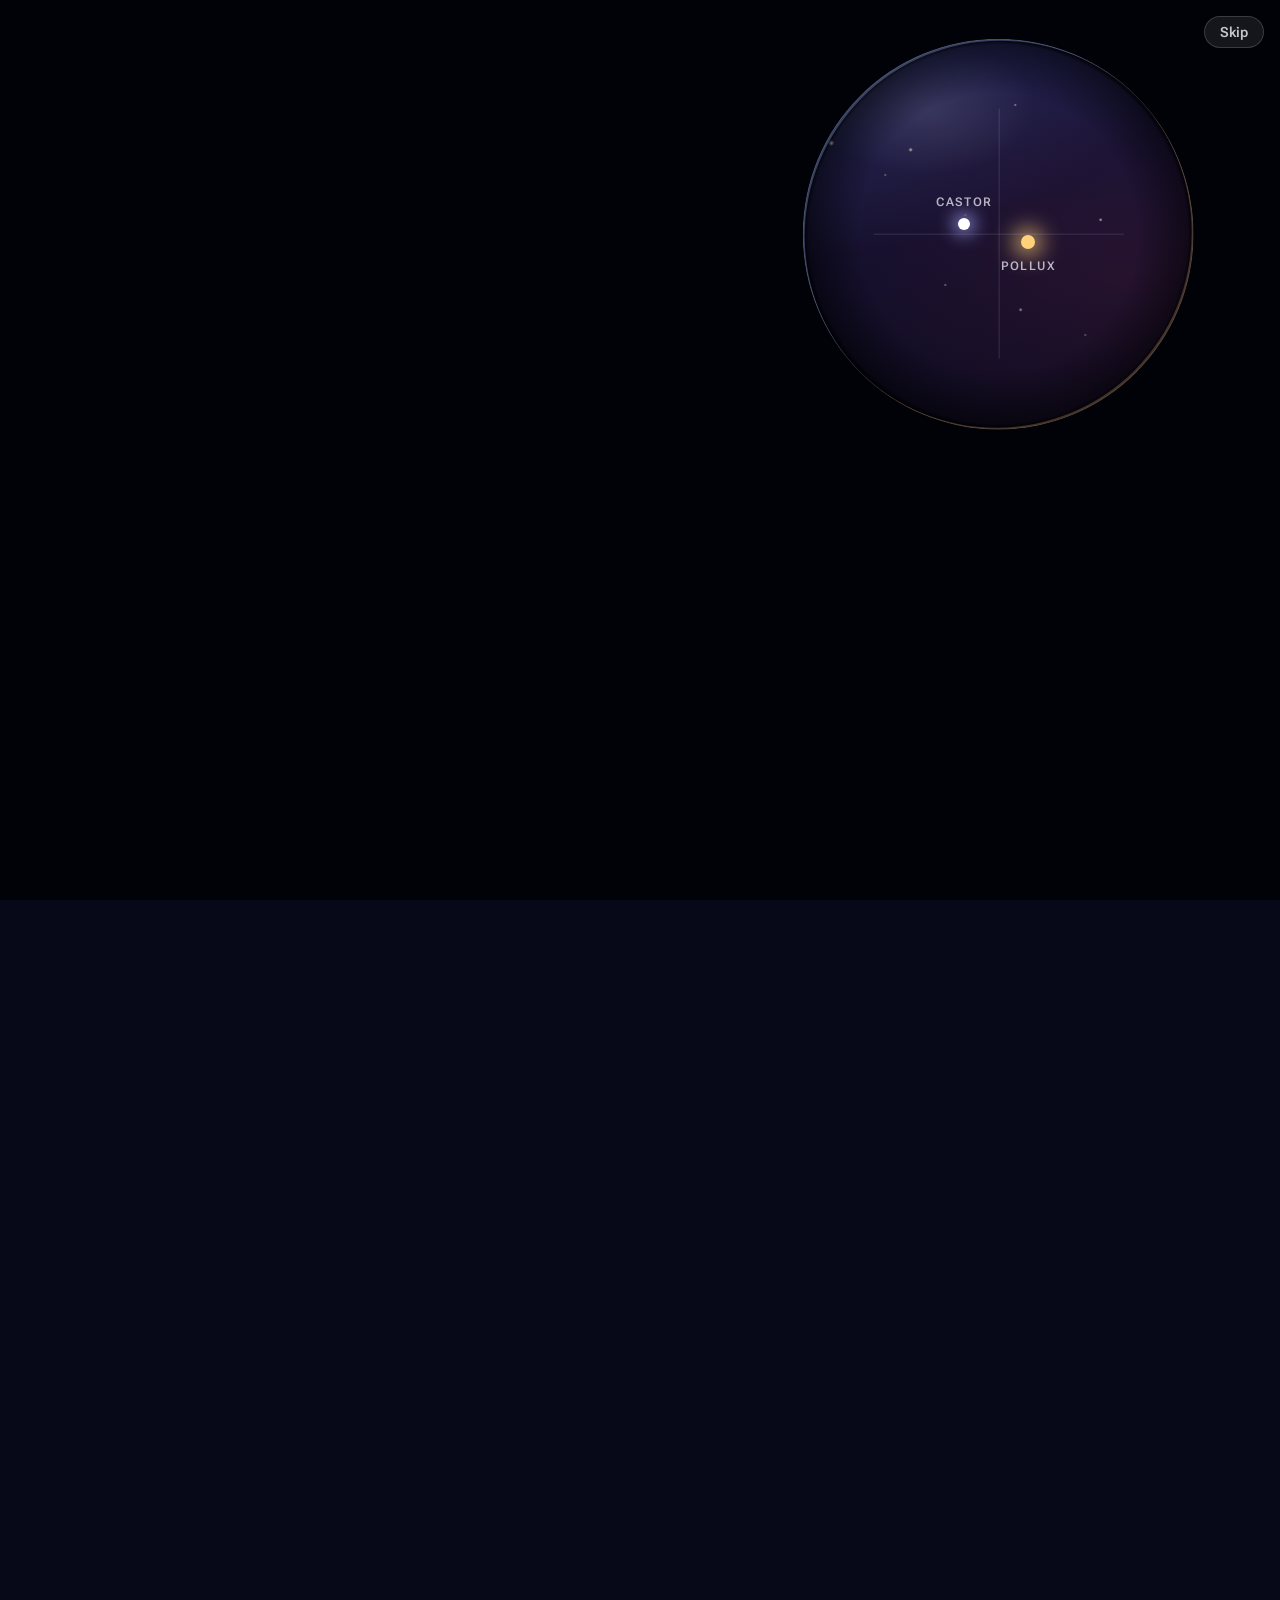
<file: index.html>
<!doctype html>
<html lang="ja">
<head>
<meta charset="utf-8">
<meta name="viewport" content="width=device-width, initial-scale=1">
<title>Castor — 自分のイラストを、デスクトップの相棒に</title>
<meta name="description" content="イラストを1枚入れるだけで、呼吸して目で追い、話しかけると答えるデスクトップペットになります。Mac / Windows 対応、無料・オープンソース。">
<meta property="og:title" content="Castor">
<meta property="og:description" content="自分のイラストを、デスクトップで暮らす小さな相棒に。">
<meta property="og:image" content="assets/castor-icon-256.png">
<meta name="theme-color" content="#070818">
<link rel="icon" href="assets/castor-icon.svg" type="image/svg+xml">
<script>
  /* Pick the skin before first paint, like arils.jp: #hash > saved choice > device. */
  (() => {
    const ua = navigator.userAgent;
    const plat = (navigator.userAgentData && navigator.userAgentData.platform) || navigator.platform || "";
    let device = "liquid";
    if (/Android/i.test(ua)) device = "material";
    else if (/iPhone|iPad|iPod/.test(ua) || /Mac/i.test(plat) || /Macintosh/.test(ua)) device = "liquid";
    else if (/Win/i.test(plat) || /Windows/.test(ua)) device = "winui";
    else if (/CrOS|Linux/i.test(ua)) device = "material";
    const skins = ["liquid", "material", "winui"];
    let saved = null;
    try { saved = localStorage.getItem("castor-ui"); } catch (e) {}
    const hash = location.hash.slice(1);
    const ui = skins.includes(hash) ? hash : skins.includes(saved) ? saved : device;
    document.documentElement.dataset.ui = ui;
    window.__castorDevice = device;
    // Material's own typography, fetched only when that skin is shown.
    const loadMaterialFonts = () => {
      if (document.getElementById("material-fonts")) return;
      const link = document.createElement("link");
      link.id = "material-fonts"; link.rel = "stylesheet";
      link.href = "https://fonts.googleapis.com/css2?family=Noto+Sans+JP:wght@400;500;700&family=Roboto+Flex:opsz,wght@8..144,400..700&display=swap";
      document.head.appendChild(link);
    };
    if (ui === "material") loadMaterialFonts();
    // Someone who went to star Castor keeps a brighter sky on later visits.
    try { if (localStorage.getItem("castor.starred") === "1") document.documentElement.dataset.starred = ""; } catch (e) {}
    // The telescope intro: first visit only (or ?intro), never with reduced motion.
    let seen = false;
    try { seen = localStorage.getItem("castor-intro") === "1"; } catch (e) {}
    const wanted = /[?&]intro\b/.test(location.search);
    if ((wanted || !seen) && !matchMedia("(prefers-reduced-motion: reduce)").matches) document.documentElement.dataset.intro = "on";
    new MutationObserver(() => { if (document.documentElement.dataset.ui === "material") loadMaterialFonts(); })
      .observe(document.documentElement, { attributes: true, attributeFilter: ["data-ui"] });
  })();
</script>
<link rel="stylesheet" href="style.css">
</head>
<body>
<div class="intro" id="intro">
  <div class="intro-twins" aria-hidden="true">
    <i class="castor"></i><i class="pollux"></i>
    <b class="castor-label">CASTOR</b><b class="pollux-label">POLLUX</b>
  </div>
  <div class="intro-dark" aria-hidden="true"></div>
  <div class="intro-lens" aria-hidden="true"></div>
  <button class="intro-skip" id="introSkip" type="button" data-t="intro.skip">スキップ</button>
</div>
<div class="sky" aria-hidden="true"><div class="meteor"></div><div class="stars far"></div><div class="stars mid"></div><div class="stars near"></div></div>

<header class="nav">
  <a class="brand" href="#top"><img src="assets/castor-icon.svg" alt=""><span>Castor</span></a>
  <nav>
    <a href="#download" data-t="nav.download">ダウンロード</a>
    <a class="star-pill" href="https://github.com/Methurcoder/Castor" target="_blank" rel="noopener" data-star-link>
      <span class="star-glyph">★</span><span data-t="star.pill">Star</span><b class="star-count" hidden></b>
    </a>
    <button class="lang" id="lang" type="button">English</button>
  </nav>
</header>

<main id="top">
  <section class="hero">
    <img class="hero-icon" src="assets/castor-icon.svg" alt="">
    <h1>Castor</h1>
    <p class="tagline" data-t="hero.tagline">自分のイラストを、デスクトップで暮らす小さな相棒に。</p>
    <p class="lead" data-t="hero.lead">絵を1枚入れるだけ。呼吸して、目で追って、話しかけると答えます。</p>
    <div class="hero-actions">
      <a class="button primary" href="#download" data-t="hero.cta">無料でダウンロード</a>
      <a class="button" href="https://github.com/Methurcoder/Castor" data-t="hero.github">GitHub で見る</a>
    </div>
    <video class="promo" id="promo" src="assets/promo-ja.mp4" autoplay muted loop playsinline></video>
  </section>

  <section class="features">
    <article>
      <h3 data-t="f1.title">1枚の絵から、自動で動く</h3>
      <p data-t="f1.text">切り抜き、顔の位置、パーツ分けまで自動。崩れたら目印を手で直せます。</p>
    </article>
    <article>
      <h3 data-t="f2.title">目で追う・撫でると反応</h3>
      <p data-t="f2.text">まばたき、呼吸、視線、口の動き。作業中は ⌥ で透けて下のボタンも押せます。</p>
    </article>
    <article>
      <h3 data-t="f3.title">話しかけると答える</h3>
      <p data-t="f3.text">手元の AI（LM Studio / Ollama）だけでも会話できます。</p>
    </article>
  </section>

  <section class="download" id="download">
    <h2 data-t="dl.title">ダウンロード</h2>
    <p class="muted" id="releaseLine" data-t="dl.loading">最新版を確認しています…</p>

    <div class="platforms">
      <article class="platform" id="card-mac" data-os="mac">
        <div class="os">Mac</div>
        <p class="req" data-t="mac.req">macOS 26.5 以降・Apple シリコン（M1 以降）</p>
        <a class="button primary big" id="btn-mac" href="https://github.com/Methurcoder/Castor/releases/latest">
          <span data-t="mac.button">Mac 版をダウンロード</span>
          <small id="file-mac"></small>
        </a>
        <ol class="steps">
          <li data-t="mac.s1">ダウンロードした .dmg を開き、Castor を「アプリケーション」へドラッグ</li>
          <li data-t="mac.s2">最初の起動だけ、「システム設定 › プライバシーとセキュリティ › このまま開く」で許可</li>
          <li data-t="mac.s3">Castor が開いたら、絵を1枚入れる</li>
        </ol>
        <details>
          <summary data-t="mac.video">最初の起動の手順を動画で見る</summary>
          <video id="firstLaunch" src="assets/first-launch-mac-ja.mp4" controls muted playsinline preload="none"></video>
        </details>
      </article>

      <article class="platform" id="card-win" data-os="win">
        <div class="os">Windows</div>
        <p class="req" data-t="win.req">Windows 10 / 11（64 ビット）</p>
        <a class="button primary big" id="btn-win" href="https://github.com/Methurcoder/Castor/releases/latest">
          <span data-t="win.button">Windows 版をダウンロード</span>
          <small id="file-win"></small>
        </a>
        <ol class="steps">
          <li data-t="win.s1">ダウンロードした zip を展開し、CastorSetup.exe を開く</li>
          <li data-t="win.s2">「Windows によって PC が保護されました」と出たら「詳細情報 › 実行」</li>
          <li data-t="win.s3">セットアップの案内に沿ってインストールし、Castor を起動</li>
        </ol>
        <p class="note" data-t="win.preview">Windows 版は公開プレビューです。</p>
      </article>
    </div>

    <p class="notice" id="mobileNotice" hidden data-t="dl.mobile">Castor はパソコン用のアプリです。Mac か Windows のパソコンで開いてください。</p>

    <details class="files">
      <summary data-t="files.title">Release に並んでいるファイルの見分け方</summary>
      <p class="muted" data-t="files.lead">ふつうは上のボタンだけで足ります。GitHub の Release ページには、用途ごとに次のファイルが並んでいます。</p>
      <table>
        <thead><tr><th data-t="files.name">ファイル</th><th data-t="files.use">用途</th></tr></thead>
        <tbody id="fileTable"></tbody>
      </table>
    </details>

    <details class="files">
      <summary data-t="more.title">更新・削除・署名について</summary>
      <ul class="plain">
        <li data-t="more.update">更新・修復・削除は、セットアップ（Mac は Castor の設定から開けます）でいつでもできます。作ったペットと設定は残ります。</li>
        <li data-t="more.sign">いまは Apple・Microsoft の公式署名がないため、最初の起動で OS の確認画面が出ます。ダウンロード内容は配布元の一覧（SHA-256）と照合しています。</li>
        <li data-t="more.help">うまくいかないときは GitHub の Issues で教えてください。</li>
      </ul>
    </details>
  </section>

  <section class="safety">
    <h2 data-t="safe.title">安心して使えるように</h2>
    <ul class="cards">
      <li><b data-t="safe.free">無料・オープンソース</b><span data-t="safe.free.text">ソースコードはすべて GitHub で公開しています（MIT ライセンス）。</span></li>
      <li><b data-t="safe.local">絵は外に送りません</b><span data-t="safe.local.text">切り抜きと顔の推定は、この端末の中で処理します。</span></li>
      <li><b data-t="safe.ai">会話は選べます</b><span data-t="safe.ai.text">手元の AI でも、Codex / Claude Code でも。外部に送るときは毎回確認します。</span></li>
    </ul>
  </section>

  <section class="constellation" id="star">
    <svg class="gemini" viewBox="0 0 420 300" aria-hidden="true">
      <g class="lines">
        <path d="M120 40 L140 110 L150 190 L130 270"/><path d="M140 110 L95 150"/><path d="M150 190 L105 215"/>
        <path d="M200 52 L215 120 L235 200 L260 268"/><path d="M215 120 L262 140"/><path d="M235 200 L280 222"/>
        <path d="M140 110 L215 120"/>
      </g>
      <g class="dots">
        <circle class="named" cx="120" cy="40" r="7"/><circle class="named gold" cx="200" cy="52" r="8"/>
        <circle cx="140" cy="110" r="4"/><circle cx="150" cy="190" r="4"/><circle cx="130" cy="270" r="3.5"/>
        <circle cx="95" cy="150" r="3"/><circle cx="105" cy="215" r="3"/>
        <circle cx="215" cy="120" r="4"/><circle cx="235" cy="200" r="4"/><circle cx="260" cy="268" r="3.5"/>
        <circle cx="262" cy="140" r="3"/><circle cx="280" cy="222" r="3"/>
      </g>
      <text x="120" y="22" class="label">Castor</text><text x="200" y="34" class="label">Pollux</text>
      <g class="yours"><circle cx="350" cy="96" r="6"/><circle class="halo" cx="350" cy="96" r="16"/></g>
      <text x="350" y="76" class="label you" data-t="star.you">あなたの星</text>
      <text x="350" y="128" class="label thanks-label" data-t="star.thanks">ありがとう</text>
    </svg>
    <div class="constellation-text">
      <h2 data-t="star.title">夜空に、あなたの星をひとつ。</h2>
      <p class="lead" data-t="star.lead">Castor は、ふたご座の明るい星の名前です。GitHub で ★ を押してもらえると、それがそのまま次の機能をつくる力になります。</p>
      <a class="button primary star-button" href="https://github.com/Methurcoder/Castor" target="_blank" rel="noopener" data-star-link>
        <span>★ <span data-t="star.button">GitHub で Star する</span></span>
        <small class="star-now" hidden></small>
      </a>
    </div>
  </section>

  <section class="faq">
    <h2 data-t="faq.title">よくある質問</h2>
    <div class="faq-list">
    <details><summary data-t="faq.q1">どんな絵でも動きますか？</summary><p data-t="faq.a1">正面向きで、顔がはっきりした絵が一番きれいに動きます。崩れたときは、顔の目印を手で直せます。</p></details>
    <details><summary data-t="faq.q2">お金はかかりますか？</summary><p data-t="faq.a2">かかりません。外部の AI サービスを選んだ場合だけ、そのサービスの料金がかかります。</p></details>
    <details><summary data-t="faq.q3">使う絵の注意は？</summary><p data-t="faq.a3">自分で描いた絵か、使ってよい絵でお願いします。</p></details>
    </div>
  </section>
</main>

<footer class="footer">
  <div class="links">
    <a href="https://github.com/Methurcoder/Castor">GitHub</a>
    <a href="https://github.com/Methurcoder/Castor/blob/main/LICENSE" data-t="foot.license">ライセンス（MIT）</a>
    <a href="https://github.com/Methurcoder/Castor/issues" data-t="foot.issues">問い合わせ（Issues）</a>
    <a href="https://arils.jp/">arils.jp</a>
  </div>
  <div class="switch">
    <p id="switch-note" data-t="foot.skin">見た目を切り替える</p>
    <div class="seg" role="radiogroup" aria-labelledby="switch-note">
      <label><input type="radio" name="ui" value="auto"><span data-t="foot.auto">自動</span></label>
      <label><input type="radio" name="ui" value="liquid"><span>Liquid Glass</span></label>
      <label><input type="radio" name="ui" value="material"><span>Material 3</span></label>
      <label><input type="radio" name="ui" value="winui"><span>WinUI</span></label>
    </div>
  </div>
  <span data-t="foot.lineage">Castor は Pomegranate の後継プロジェクトです</span>
</footer>

<aside class="thanks" id="thanks" hidden role="status">
  <div class="thanks-star">★</div>
  <div class="thanks-body">
    <b data-t="thanks.title">ダウンロードを始めました</b>
    <span data-t="thanks.text">待っているあいだに、ふたご座に星をひとつ。Star は無料で、個人で開発している Castor のいちばんの励みになります。</span>
    <div class="thanks-actions">
      <a class="button primary" href="https://github.com/Methurcoder/Castor" target="_blank" rel="noopener" data-star-link data-thanks-star>★ <span data-t="thanks.star">Star する</span></a>
      <button class="button" type="button" id="thanksLater" data-t="thanks.later">あとで</button>
    </div>
  </div>
</aside>

<script src="site.js"></script>
</body>
</html>
</file>
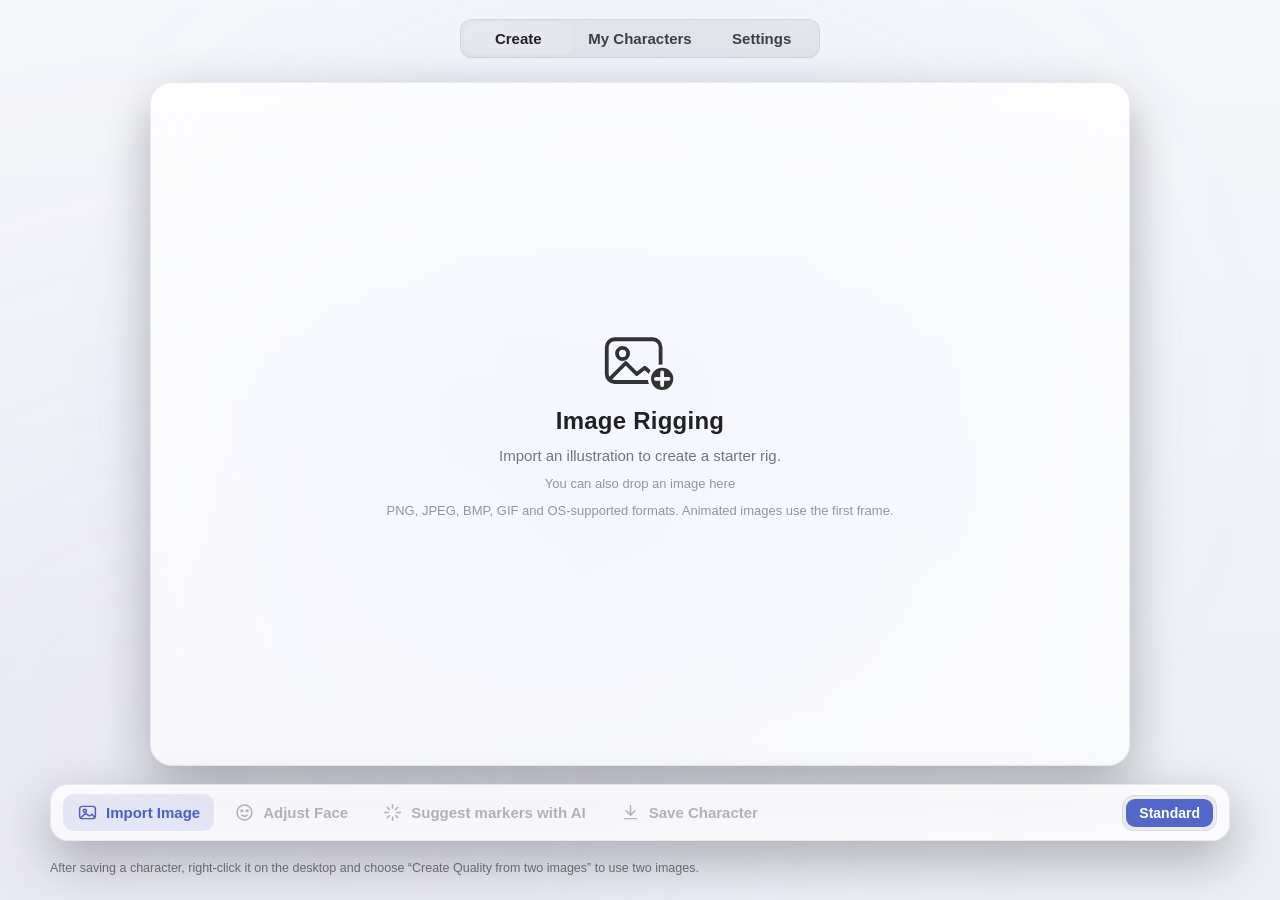
<file: CastorDesktop/Sources/CastorPet/UI/index.html>
<!doctype html>
<html lang="ja">
<head>
<meta charset="utf-8">
<meta name="viewport" content="width=device-width, initial-scale=1">
<title>Castor</title>
<link rel="stylesheet" href="app.css">
</head>
<body>
<div class="glow glow-a"></div>
<div class="glow glow-b"></div>

<header class="top">
  <nav class="segmented tabs" id="tabs" role="tablist">
    <button role="tab" data-view="create" class="on" data-t="tab.create">作成</button>
    <button role="tab" data-view="library" data-t="My Characters">キャラクター一覧</button>
    <button role="tab" data-view="settings" data-t="Settings">設定</button>
  </nav>
</header>

<main class="stage">
  <section class="canvas glass" id="canvas">
    <div class="empty" id="emptyState">
      <svg class="empty-icon" viewBox="0 0 48 40"><rect x="3" y="5" width="34" height="27" rx="5"/><circle cx="13" cy="14" r="3.5"/><path d="M5 30l10-10 7 7 5-4 8 7"/><circle cx="38" cy="30" r="8" class="plus-bg"/><path d="M38 26v8M34 30h8" class="plus"/></svg>
      <h1 data-t="Image Rigging">画像からキャラクターを作成</h1>
      <p data-t="Import an illustration to create a starter rig.">イラストを読み込んで基本リグを作成してください。</p>
      <p class="hint" data-t="drop.hint">ここに画像をドラッグしても読み込めます</p>
      <p class="hint" data-t="import.formats">PNG・JPEG・BMP・GIFなどに対応。アニメーション画像は最初のフレームを使います。</p>
    </div>

    <div class="review hidden" id="reviewState">
      <div class="figure" id="figure">
        <img id="preview" alt="">
        <div id="markers"></div>
      </div>
      <aside class="side">
        <div class="chip" id="estimatorChip"></div>
        <p class="side-title" data-t="Check the face markers before rigging.">リギングの前に顔マーカーを確認してください。</p>
        <p class="marker-note" data-t="markers.manual">自動推定の警告は参考情報です。枠を画像内に置き、元絵に合わせて確認すれば作成できます。</p>
        <ul class="legend" id="legend"></ul>
        <ul class="warnings" id="warnings"></ul>
      </aside>
    </div>

    <div class="library hidden" id="libraryState">
      <div class="library-head">
        <h2 data-t="My Characters">キャラクター一覧</h2>
        <button class="tool accent" id="newPetButton"><span data-t="library.new">＋ 新しく作る</span></button>
      </div>
      <div class="pet-grid" id="petGrid"></div>
      <p class="library-empty hidden" id="libraryEmpty" data-t="library.empty">まだキャラクターがありません。画像を読み込んで作ってみましょう。</p>
      <p class="hint" data-t="library.hint">選ぶとデスクトップのキャラクターが入れ替わります。削除したキャラクターはごみ箱に移ります。</p>
    </div>

    <div class="settings hidden" id="settingsState">
      <nav class="settings-nav" id="settingsNav">
        <button data-page="general">一般</button>
        <button data-page="voice">音声</button>
        <button data-page="ai">AI</button>
        <button data-page="advanced">詳細</button>
      </nav>
      <div class="settings-body">
        <div class="settings-form" id="settingsForm"></div>
        <div class="settings-footer">
          <span class="settings-status" id="settingsStatus"></span>
          <button class="ghost" id="settingsRevert">元に戻す</button>
          <button class="ghost danger" id="settingsSave">保存</button>
        </div>
      </div>
    </div>

    <div class="busy hidden" id="busy">
      <div class="spinner"></div>
      <p id="busyText"></p>
      <button class="ghost" id="cancelButton" data-t="Cancel">キャンセル</button>
    </div>

    <div class="drop-overlay hidden" id="dropOverlay"><span data-t="drop.release">ここで離すと読み込みます</span></div>
  </section>

  <nav class="toolbar glass">
    <div class="tools">
      <button class="tool accent" id="importButton">
        <svg viewBox="0 0 24 24"><rect x="3" y="5" width="18" height="14" rx="3"/><circle cx="9" cy="10" r="1.8"/><path d="M4 18l6-5 4 3 3-2 3 3"/></svg>
        <span data-t="Import Image">画像を読み込む</span>
      </button>
      <button class="tool" id="adjustButton" disabled>
        <svg viewBox="0 0 24 24"><circle cx="12" cy="12" r="8.5"/><circle cx="9" cy="10" r="1"/><circle cx="15" cy="10" r="1"/><path d="M9 15c1.7 1.4 4.3 1.4 6 0"/></svg>
        <span data-t="Adjust Face">顔を調整</span>
      </button>
      <button class="tool" id="aiButton" disabled>
        <svg viewBox="0 0 24 24"><path d="M12 3v4M12 17v4M3 12h4M17 12h4M6 6l2.5 2.5M15.5 15.5 18 18M18 6l-2.5 2.5M8.5 15.5 6 18"/></svg>
        <span data-t="ai.suggest">AIで目印を提案</span>
      </button>
      <button class="tool" id="saveButton" disabled>
        <svg viewBox="0 0 24 24"><path d="M12 4v11M7 10l5 5 5-5"/><path d="M5 19h14"/></svg>
        <span data-t="Save Character">キャラクターを保存</span>
      </button>
    </div>
    <div class="segmented small" id="kindSwitch">
      <button class="on" data-kind="standard">Standard</button>
    </div>
  </nav>
  <p class="quality-hint" data-t="quality.hint">キャラクターを保存したあと、デスクトップのキャラクターを右クリックして「2枚からQualityを作る」を選ぶと、2枚の画像から作成できます。</p>
</main>

<dialog class="modal" id="confirmDelete" aria-labelledby="deleteTitle" aria-describedby="deleteDate deleteText">
  <div class="modal-box glass">
    <h3 id="deleteTitle" data-t="library.deleteTitle">このキャラクターを削除しますか？</h3>
    <div class="delete-summary">
      <img id="deletePreview" class="hidden" alt="">
      <time id="deleteDate"></time>
    </div>
    <p id="deleteText" data-t="library.deleteText">キャラクターのファイルをごみ箱に移します。ごみ箱から元に戻せます。</p>
    <div class="modal-row">
      <button class="ghost" id="deleteNo" data-t="Cancel">キャンセル</button>
      <button class="ghost danger" id="deleteYes" data-t="library.delete">削除する</button>
    </div>
  </div>
</dialog>
<dialog class="modal" id="renameDialog" aria-labelledby="renameTitle">
  <div class="modal-box glass">
    <h3 id="renameTitle" data-t="library.renameTitle">キャラクターの名前</h3>
    <input class="text-input" id="renameInput" maxlength="40" autocomplete="off">
    <div class="modal-row">
      <button class="ghost" id="renameNo" data-t="Cancel">キャンセル</button>
      <button class="ghost danger" id="renameYes" data-t="library.renameSave">保存</button>
    </div>
  </div>
</dialog>
<div class="toast hidden" id="toast"></div>

<script src="app.js"></script>
</body>
</html>
</file>
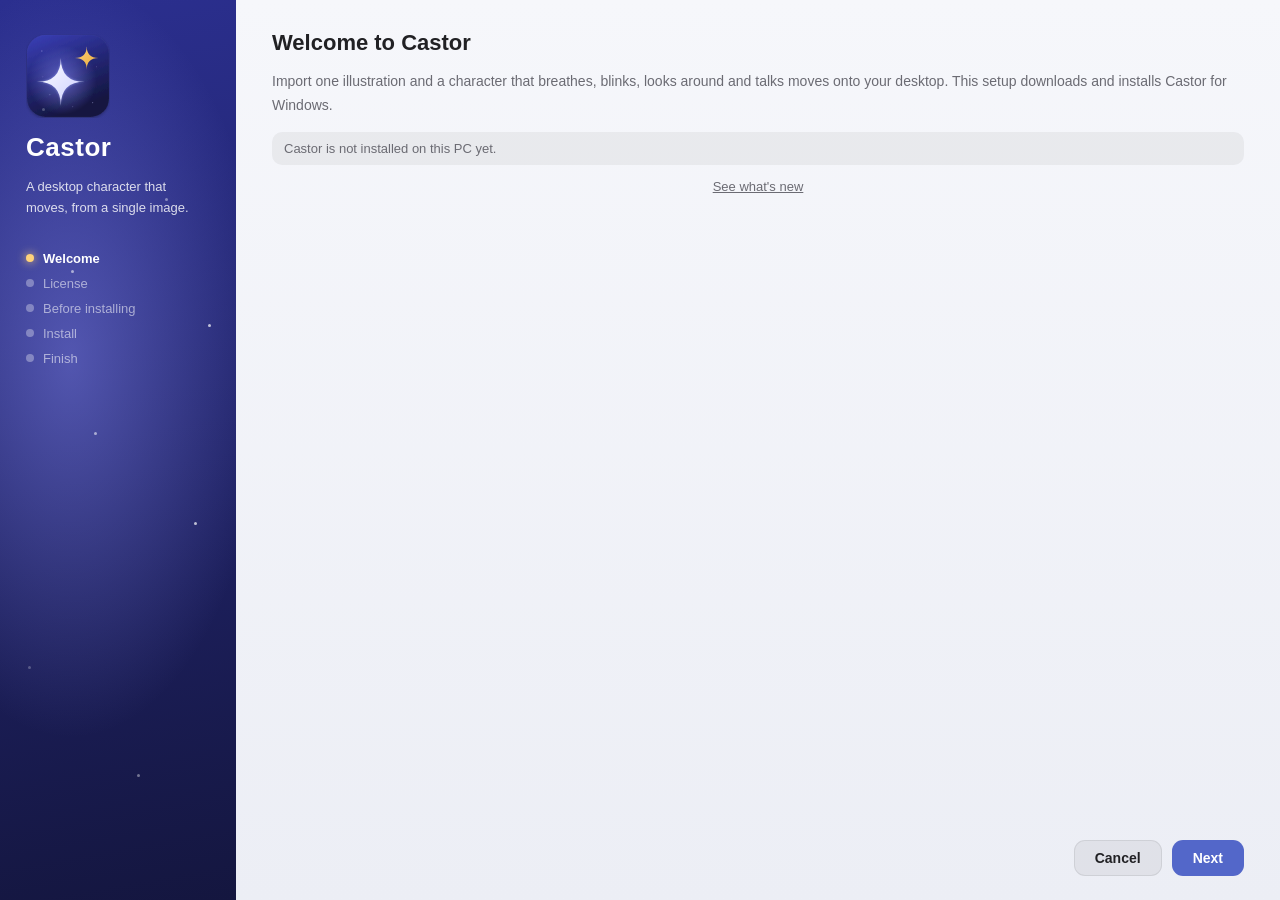
<file: CastorDesktop/Sources/CastorSetup/SetupUI/index.html>
<!doctype html>
<html lang="ja">
<head>
<meta charset="utf-8">
<meta name="viewport" content="width=device-width, initial-scale=1">
<title>Castor Setup</title>
<link rel="stylesheet" href="setup.css">
</head>
<body>
<aside class="side">
  <div class="stars" id="stars"></div>
  <svg class="logo" xmlns="http://www.w3.org/2000/svg" viewBox="90 90 844 844" aria-hidden="true">
<defs>
 <linearGradient id="bg" x1="0" y1="0" x2="0.4" y2="1"><stop offset="0" stop-color="#3a3fb8"/><stop offset="0.55" stop-color="#232674"/><stop offset="1" stop-color="#14163f"/></linearGradient>
 <radialGradient id="glow" cx="0.43" cy="0.55" r="0.42"><stop offset="0" stop-color="#8e92ff" stop-opacity="0.55"/><stop offset="1" stop-color="#8e92ff" stop-opacity="0"/></radialGradient>
 <linearGradient id="big" x1="0" y1="0" x2="1" y2="1"><stop offset="0" stop-color="#ffffff"/><stop offset="1" stop-color="#c9ccff"/></linearGradient>
 <linearGradient id="gold" x1="0" y1="0" x2="1" y2="1"><stop offset="0" stop-color="#ffd27a"/><stop offset="1" stop-color="#e7a93b"/></linearGradient>
 <filter id="shadow" x="-20%" y="-20%" width="140%" height="140%"><feDropShadow dx="0" dy="12" stdDeviation="14" flood-color="#000" flood-opacity="0.28"/></filter>
 <filter id="soft"><feGaussianBlur stdDeviation="10"/></filter>
 <clipPath id="clip"><rect x="100" y="100" width="824" height="824" rx="185"/></clipPath>
</defs>
<rect x="100" y="100" width="824" height="824" rx="185" fill="url(#bg)" filter="url(#shadow)"/>
<g clip-path="url(#clip)">
 <rect x="100" y="100" width="824" height="824" fill="url(#glow)"/>
 <path d="M250 250 Q250 260 260 260 Q250 260 250 270 Q250 260 240 260 Q250 260 250 250 Z" fill="#c9ccff" opacity="0.55"/><path d="M330 693 Q330 700 337 700 Q330 700 330 707 Q330 700 323 700 Q330 700 330 693 Z" fill="#c9ccff" opacity="0.55"/><path d="M760 771 Q760 780 769 780 Q760 780 760 789 Q760 780 751 780 Q760 780 760 771 Z" fill="#c9ccff" opacity="0.55"/><path d="M700 224 Q700 230 706 230 Q700 230 700 236 Q700 230 694 230 Q700 230 700 224 Z" fill="#c9ccff" opacity="0.55"/><path d="M800 413 Q800 420 807 420 Q800 420 800 427 Q800 420 793 420 Q800 420 800 413 Z" fill="#c9ccff" opacity="0.55"/><path d="M260 514 Q260 520 266 520 Q260 520 260 526 Q260 520 254 520 Q260 520 260 514 Z" fill="#c9ccff" opacity="0.55"/><path d="M560 815 Q560 820 565 820 Q560 820 560 825 Q560 820 555 820 Q560 820 560 815 Z" fill="#c9ccff" opacity="0.55"/>
 <path d="M440 320 Q440 570 690 570 Q440 570 440 820 Q440 570 190 570 Q440 570 440 320 Z" fill="#a9adff" opacity="0.45" filter="url(#soft)"/>
 <path d="M440 330 Q440 570 680 570 Q440 570 440 810 Q440 570 200 570 Q440 570 440 330 Z" fill="url(#big)"/>
 <path d="M700 212 Q700 330 818 330 Q700 330 700 448 Q700 330 582 330 Q700 330 700 212 Z" fill="url(#gold)"/>
</g>
<rect x="100.5" y="100.5" width="823" height="823" rx="185" fill="none" stroke="#ffffff" stroke-opacity="0.12" stroke-width="2"/>
</svg>
  <h1>Castor</h1>
  <p data-t="tagline">画像1枚から、動くデスクトップキャラクターを。</p>
  <ol class="steps" id="steps">
    <li data-step="welcome" data-t="step.welcome">ようこそ</li>
    <li data-step="license" data-t="step.license">ライセンス</li>
    <li data-step="details" data-t="step.details">導入の前に</li>
    <li data-step="install" data-t="step.install">インストール</li>
    <li data-step="done" data-t="step.done">完了</li>
  </ol>
  <div class="version" id="version"></div>
</aside>

<main class="main">
  <section class="page" data-page="welcome">
    <h2 data-t="welcome.title">Castor へようこそ</h2>
    <p class="lead" data-t="welcome.lead"></p>
    <p class="status" id="status"></p>
    <button class="link" id="welcomeHistory" data-t="welcome.history">更新内容を見る</button>
  </section>

  <section class="page hidden" data-page="license">
    <h2 data-t="license.title">ライセンス</h2>
    <p class="lead" data-t="license.lead"></p>
    <div class="tabs" id="licenseTabs" data-tab="app">
      <button class="on" data-tab="app" data-t="license.app">Castor</button>
      <button data-tab="notices" data-t="license.notices">第三者のライセンス</button>
    </div>
    <div class="scroll" id="licenseText"></div>
    <label class="check"><input type="checkbox" id="agree"><span data-t="license.agree">ライセンスに同意します</span></label>
  </section>

  <section class="page hidden" data-page="details">
    <h2 data-t="details.title">導入の前に</h2>
    <ul class="points">
      <li><div><b data-t="details.where">保存先</b><span class="path" id="installPath"></span><br><span data-t="details.where.text"></span></div></li>
      <li><div><b data-t="details.download"></b><span data-t="details.download.text"></span></div></li>
      <li><div><b data-t="details.ml"></b><span data-t="details.ml.text"></span></div></li>
      <li><div><b data-t="details.data"></b><span data-t="details.data.text"></span></div></li>
      <li><div><b data-t="details.smartscreen"></b><span data-t="details.smartscreen.text"></span></div></li>
      <li><div><b data-t="details.voice"></b><span data-t="details.voice.text"></span></div></li>
    </ul>
  </section>

  <section class="page hidden" data-page="progress">
    <div class="center">
      <div class="spinner"></div>
      <p class="progress-text" id="progressText"></p>
      <div class="bar hidden" id="progressBar"><div class="fill" id="progressFill"></div></div>
      <p class="note" id="progressDetail"></p>
      <p class="note" data-t="install.note"></p>
    </div>
  </section>

  <section class="page hidden" data-page="done">
    <div class="center">
      <div class="done-mark">✓</div>
      <h2 id="doneTitle"></h2>
      <p class="lead" id="doneLead"></p>
      <p class="note" id="doneNote"></p>
    </div>
  </section>

  <section class="page hidden" data-page="manage">
    <h2 data-t="manage.title">Castor の管理</h2>
    <p class="status installed" id="manageStatus"></p>
    <div class="actions">
      <button class="card" data-action="install"><b data-t="manage.update"></b><span data-t="manage.update.text"></span></button>
      <button class="card" data-action="launch" data-needs-app><b data-t="manage.launch"></b><span data-t="manage.launch.text"></span></button>
      <button class="card" data-action="repair" data-needs-app><b data-t="manage.repair"></b><span data-t="manage.repair.text"></span></button>
      <button class="card" data-action="cleanup" data-needs-app><b data-t="manage.cleanup"></b><span data-t="manage.cleanup.text"></span></button>
      <button class="card danger" data-action="remove" data-needs-app><b data-t="manage.remove"></b><span data-t="manage.remove.text"></span></button>
      <button class="card" data-action="history"><b data-t="manage.history"></b><span data-t="manage.history.text"></span></button>
    </div>
    <p class="section-title" data-t="manage.helper"></p>
    <div class="actions">
      <button class="card" data-action="install" data-component="neuralTTS"><b data-t="helper.install"></b><span data-t="helper.install.text"></span></button>
      <button class="card" data-action="launch" data-component="neuralTTS" data-needs-helper><b data-t="helper.launch"></b><span data-t="helper.launch.text"></span></button>
      <button class="card" data-action="repair" data-component="neuralTTS" data-needs-helper><b data-t="helper.repair"></b><span data-t="helper.repair.text"></span></button>
      <button class="card danger" data-action="remove" data-component="neuralTTS" data-needs-helper><b data-t="helper.remove"></b><span data-t="helper.remove.text"></span></button>
    </div>
    <p class="section-title" data-t="manage.feelings"></p>
    <div class="actions">
      <button class="card" data-action="install" data-component="feelings"><b data-t="feelings.install"></b><span data-t="feelings.install.text"></span></button>
      <button class="card" data-action="repair" data-component="feelings" data-needs-feelings><b data-t="feelings.repair"></b><span data-t="feelings.repair.text"></span></button>
      <button class="card danger" data-action="remove" data-component="feelings" data-needs-feelings><b data-t="feelings.remove"></b><span data-t="feelings.remove.text"></span></button>
    </div>
  </section>

  <section class="page hidden" data-page="history">
    <h2 data-t="history.title">更新履歴</h2>
    <p class="lead" id="historyStatus"></p>
    <div class="scroll history" id="historyList"></div>
  </section>

  <section class="page hidden" data-page="error">
    <div class="center">
      <div class="done-mark error-mark">!</div>
      <h2 data-t="error.title"></h2>
      <p class="lead" id="errorText"></p>
    </div>
  </section>

  <footer class="footer" id="footer"></footer>
</main>

<div class="modal hidden" id="confirm">
  <div class="box">
    <h3 id="confirmTitle"></h3>
    <p id="confirmText" data-t="confirm.remove.text"></p>
    <div class="row">
      <button class="button" id="confirmNo" data-t="cancel">キャンセル</button>
      <button class="button primary" id="confirmYes" data-t="remove">削除する</button>
    </div>
  </div>
</div>
<div class="toast hidden" id="toast"></div>

<script src="setup.js"></script>
</body>
</html>
</file>
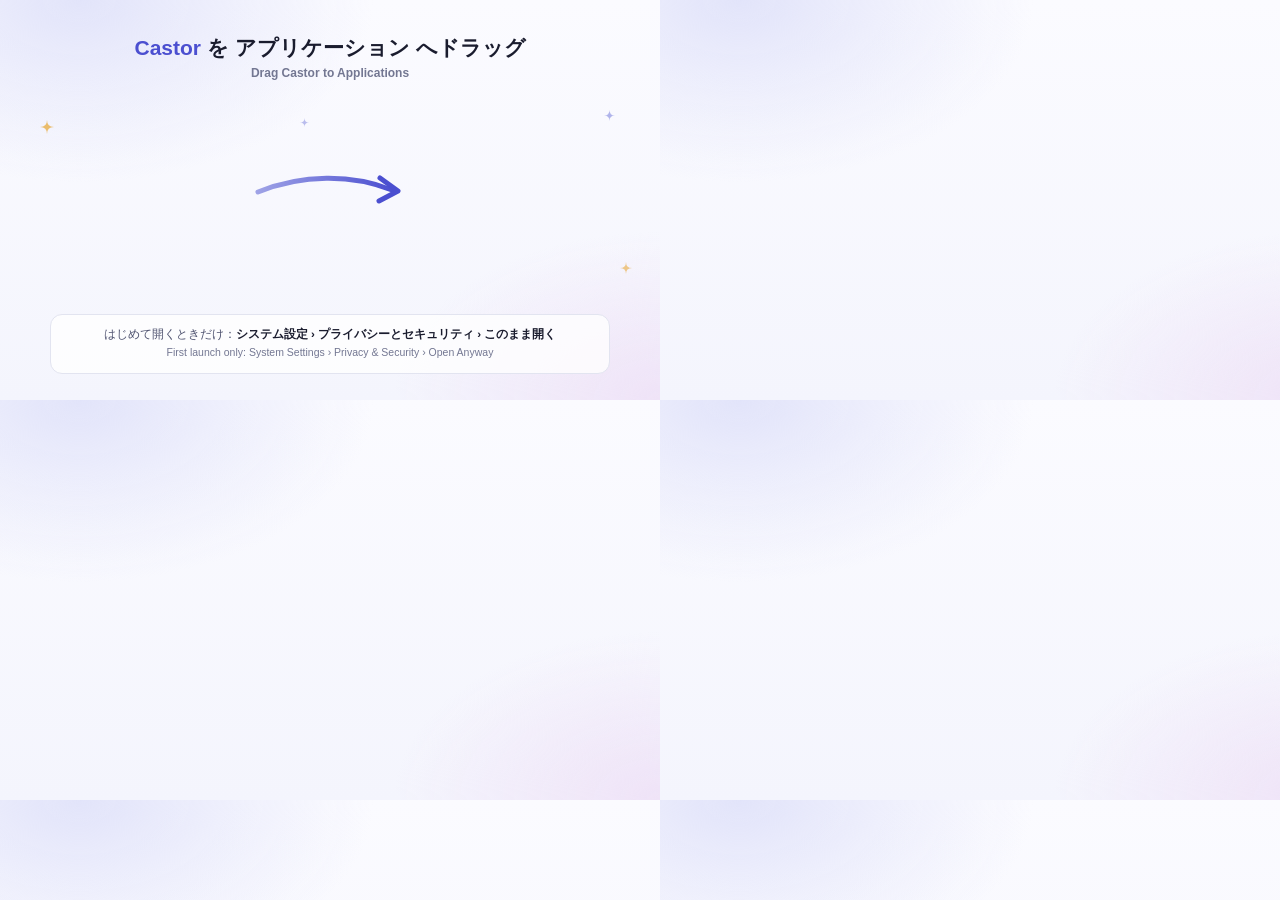
<file: assets/dmg/background.html>
<!doctype html>
<html lang="ja"><head><meta charset="utf-8"><style>
  * { margin: 0; padding: 0; box-sizing: border-box; }
  html, body { width: 660px; height: 400px; overflow: hidden; }
  body { font-family: "Hiragino Sans", "Hiragino Kaku Gothic ProN", sans-serif; -webkit-font-smoothing: antialiased; font-feature-settings: "palt";
    background: radial-gradient(420px 260px at 12% 0%, #e2e4fa 0%, rgba(226,228,250,0) 70%),
                radial-gradient(380px 240px at 100% 100%, #efe3f7 0%, rgba(239,227,247,0) 70%),
                linear-gradient(180deg, #fbfbff 0%, #f4f5fd 100%); color: #1a1c2e; position: relative; }
  .title { position: absolute; top: 34px; left: 0; right: 0; text-align: center; font-size: 21px; font-weight: 800; }
  .title em { font-style: normal; color: #4b4fd0; }
  .sub { position: absolute; top: 66px; left: 0; right: 0; text-align: center; font-size: 12px; font-weight: 600; color: #737792;
    font-family: "SF Pro Text", -apple-system, sans-serif; }
  svg.arrow { position: absolute; left: 252px; top: 168px; }
  .note { position: absolute; left: 50px; right: 50px; bottom: 26px; padding: 11px 16px; border-radius: 12px;
    background: rgba(255,255,255,0.78); border: 1px solid #e2e4f0; font-size: 11.5px; line-height: 1.55; color: #4f5370; text-align: center; }
  .note b { color: #1a1c2e; }
  .note .en { font-family: "SF Pro Text", -apple-system, sans-serif; font-size: 10.5px; color: #737792; }
  .star { position: absolute; }
</style></head><body>
  <div class="title"><em>Castor</em> を アプリケーション へドラッグ</div>
  <div class="sub">Drag Castor to Applications</div>
  <svg class="arrow" width="156" height="44" viewBox="0 0 156 44">
    <defs><linearGradient id="g" x1="0" x2="1"><stop offset="0" stop-color="#9ea2e6"/><stop offset="1" stop-color="#4b4fd0"/></linearGradient></defs>
    <path d="M6 24 C 50 6, 100 6, 140 22" fill="none" stroke="url(#g)" stroke-width="5" stroke-linecap="round"/>
    <path d="M128 10 L 146 23 L 127 33" fill="none" stroke="#4b4fd0" stroke-width="5" stroke-linecap="round" stroke-linejoin="round"/>
  </svg>
  <div class="note">
    はじめて開くときだけ：<b>システム設定 › プライバシーとセキュリティ › このまま開く</b><br>
    <span class="en">First launch only: System Settings › Privacy &amp; Security › Open Anyway</span>
  </div>
  <svg class="star" style="left:40px;top:120px" width="14" height="14" viewBox="0 0 20 20"><path d="M10 0 Q10 10 20 10 Q10 10 10 20 Q10 10 0 10 Q10 10 10 0 Z" fill="#e7a93b" opacity=".75"/></svg>
  <svg class="star" style="left:604px;top:110px" width="11" height="11" viewBox="0 0 20 20"><path d="M10 0 Q10 10 20 10 Q10 10 10 20 Q10 10 0 10 Q10 10 10 0 Z" fill="#9ea2e6" opacity=".8"/></svg>
  <svg class="star" style="left:300px;top:118px" width="9" height="9" viewBox="0 0 20 20"><path d="M10 0 Q10 10 20 10 Q10 10 10 20 Q10 10 0 10 Q10 10 10 0 Z" fill="#9ea2e6" opacity=".7"/></svg>
  <svg class="star" style="left:620px;top:262px" width="12" height="12" viewBox="0 0 20 20"><path d="M10 0 Q10 10 20 10 Q10 10 10 20 Q10 10 0 10 Q10 10 10 0 Z" fill="#e7a93b" opacity=".6"/></svg>
</body></html>
</file>
<file: style.css>
/* =====================================================================
   Castor — one page, three skins (like arils.jp): Liquid Glass (Apple),
   Material 3 (Android / ChromeOS / Linux) and WinUI (Windows), picked
   before first paint. All share a glassy night sky; Liquid surfaces are
   glass, Material and WinUI surfaces are blurred (Acrylic on WinUI).
   ===================================================================== */
:root {
  color-scheme: dark;
  --gold: #ffd27a;
  --violet: #8e92ff;
  --sky-1: #070818;
  --sky-2: #14163f;
  --sky-3: #2b2f8f;

  /* Liquid (default) */
  --font: -apple-system, BlinkMacSystemFont, "SF Pro Text", "Hiragino Sans", "Hiragino Kaku Gothic ProN", sans-serif;
  --display: -apple-system, BlinkMacSystemFont, "SF Pro Display", "Hiragino Sans", sans-serif;
  --text: #f5f5f7;
  --text-2: rgba(235, 235, 245, .66);
  --text-3: rgba(235, 235, 245, .38);
  --accent: #fff;
  --on-accent: #0b0c22;
  --tonal: rgba(255, 255, 255, .14);
  --on-tonal: #fff;
  /* Telescope-lens glass: a clear middle, a darker rim, a faint blue/amber
     fringe at the edge and one curved glint — not a frosted slab. */
  --surface:
    radial-gradient(70% 45% at 22% 0%, rgba(255, 255, 255, .085), transparent 70%),
    radial-gradient(farthest-corner at 50% 42%, rgba(18, 20, 52, .16) 35%, rgba(6, 7, 24, .52) 100%);
  --surface-filter: blur(10px) saturate(125%);
  --surface-edge: inset 0 0 0 1px rgba(255, 255, 255, .07), inset 1.5px 1.5px 0 -.5px rgba(150, 176, 255, .32),
    inset -1.5px -1.5px 0 -.5px rgba(255, 192, 140, .22), inset 0 0 30px rgba(0, 0, 0, .30);
  --surface-shadow: 0 16px 44px rgba(0, 0, 0, .32);
  --bar: radial-gradient(60% 120% at 20% 0%, rgba(255, 255, 255, .07), transparent 70%), rgba(10, 11, 32, .46);
  --r-card: 22px;
  --r-button: 999px;
  --button-h: 46px;
  --button-weight: 600;
  --ease: cubic-bezier(.2, .9, .1, 1);
  --spring: cubic-bezier(.34, 1.4, .5, 1);
  --h1: 800 clamp(44px, 7.5vw, 76px) / 1.02 var(--display);
  --h2: 700 clamp(26px, 3.4vw, 34px) / 1.25 var(--display);
}
:root[data-ui="material"] {
  --font: "Roboto Flex", "Noto Sans JP", Roboto, system-ui, sans-serif;
  --display: "Roboto Flex", "Noto Sans JP", Roboto, system-ui, sans-serif;
  /* Dark scheme from Castor's indigo seed */
  --text: #e4e1ec;
  --text-2: #c7c5d0;
  --text-3: #918f9a;
  --accent: #bec2ff;
  --on-accent: #262a78;
  --tonal: #44455e;
  --on-tonal: #e1e0f9;
  --surface: rgba(31, 31, 43, .70);
  --surface-filter: blur(18px);
  --surface-edge: none;
  --surface-shadow: none;
  --bar: rgba(19, 19, 28, .72);
  --r-card: 24px;
  --r-button: 24px;
  --button-h: 48px;
  --button-weight: 500;
  --ease: cubic-bezier(.05, .7, .1, 1);
  --spring: cubic-bezier(.42, 1.67, .21, .9);
  --h1: 400 clamp(44px, 7vw, 64px) / 1.1 var(--display);
  --h2: 400 clamp(26px, 3.2vw, 32px) / 1.25 var(--display);
}
:root[data-ui="winui"] {
  --font: "Segoe UI Variable Text", "Segoe UI Variable", "Segoe UI", "Yu Gothic UI", "Meiryo UI", sans-serif;
  --display: "Segoe UI Variable Display", "Segoe UI Variable", "Segoe UI", "Yu Gothic UI", sans-serif;
  --text: #fff;
  --text-2: rgba(255, 255, 255, .786);
  --text-3: rgba(255, 255, 255, .544);
  --accent: #a6abff;
  --on-accent: #000;
  --tonal: rgba(255, 255, 255, .0605);
  --on-tonal: #fff;
  /* Acrylic: tinted, blurred, lightly saturated */
  --surface: rgba(36, 36, 52, .62);
  --surface-filter: blur(30px) saturate(125%);
  --surface-edge: inset 0 0 0 1px rgba(255, 255, 255, .0698), inset 0 1px 0 rgba(255, 255, 255, .05);
  --surface-shadow: 0 8px 16px rgba(0, 0, 0, .26);
  --bar: rgba(28, 28, 40, .74);
  --r-card: 8px;
  --r-button: 4px;
  --button-h: 36px;
  --button-weight: 600;
  --ease: cubic-bezier(0, 0, 0, 1);
  --spring: cubic-bezier(0, 0, 0, 1);
  --h1: 600 clamp(40px, 6vw, 60px) / 1.1 var(--display);
  --h2: 600 clamp(24px, 3vw, 28px) / 1.3 var(--display);
}

* { box-sizing: border-box; margin: 0; padding: 0; }
html { scroll-behavior: smooth; background: var(--sky-1); }
body {
  font: 400 16px/1.7 var(--font);
  font-feature-settings: "palt";
  color: var(--text);
  /* Transparent so the fixed sky (z-index -1) shows; the root carries the colour. */
  background: transparent;
  -webkit-font-smoothing: antialiased;
  overflow-x: clip;
}
[data-ui="material"] body, [data-ui="winui"] body { font-feature-settings: normal; }
a { color: inherit; }
:focus-visible { outline: 2px solid var(--accent); outline-offset: 3px; }

/* ---------- the night sky behind everything ---------- */
.sky { position: fixed; inset: 0; z-index: -1; pointer-events: none; overflow: hidden;
  background:
    radial-gradient(70% 55% at 50% -8%, rgba(142, 146, 255, .34), transparent 70%),
    radial-gradient(45% 40% at 88% 30%, rgba(204, 41, 64, .13), transparent 70%),
    radial-gradient(55% 45% at 8% 70%, rgba(91, 95, 214, .18), transparent 70%),
    linear-gradient(180deg, var(--sky-2), var(--sky-1) 60%); }
/* Three star layers; site.js moves them with scrolling and time (nearer is faster). */
.stars { position: absolute; top: -760px; left: -760px; right: 0; bottom: 0; background-repeat: repeat; will-change: transform; }
.stars.far {
  background-image:
    radial-gradient(1.5px 1.5px at 20px 30px, #fffb, transparent), radial-gradient(1.5px 1.5px at 160px 80px, #fff9, transparent),
    radial-gradient(1.5px 1.5px at 90px 190px, #dfe1ff, transparent), radial-gradient(1.2px 1.2px at 230px 140px, #fff8, transparent),
    radial-gradient(1.5px 1.5px at 300px 260px, #fffa, transparent), radial-gradient(1.2px 1.2px at 40px 300px, #fff8, transparent);
  background-size: 340px 340px; opacity: .75; }
.stars.mid {
  background-image:
    radial-gradient(2.1px 2.1px at 70px 110px, #fff, transparent), radial-gradient(1.8px 1.8px at 250px 40px, #fffc, transparent),
    radial-gradient(2.1px 2.1px at 420px 330px, #dfe1ff, transparent), radial-gradient(1.7px 1.7px at 330px 470px, #fff, transparent),
    radial-gradient(2.0px 2.0px at 140px 400px, #ffe9b8, transparent);
  background-size: 520px 520px; opacity: .95; }
.stars.near {
  background-image:
    radial-gradient(3.0px 3.0px at 120px 160px, #fff, transparent), radial-gradient(2.7px 2.7px at 560px 90px, #ffe9b8, transparent),
    radial-gradient(3.3px 3.3px at 380px 520px, #dfe1ff, transparent), radial-gradient(2.4px 2.4px at 660px 640px, #fff, transparent);
  background-size: 760px 760px; animation: twinkle-field 6s ease-in-out infinite; }
@keyframes twinkle-field { 0%, 100% { opacity: .95; } 50% { opacity: .4; } }

/* Sections rise in as they scroll into view. */
.reveal { opacity: 0; transform: translateY(26px); transition: opacity .9s var(--ease), transform .9s var(--ease); }
.reveal.in { opacity: 1; transform: none; }

/* ---------- shared glass surface ---------- */
.glass, .features article, .platform, details.files, .cards li, .thanks, .faq-list {
  background: var(--surface);
  -webkit-backdrop-filter: var(--surface-filter);
  backdrop-filter: var(--surface-filter);
  box-shadow: var(--surface-edge), var(--surface-shadow);
  border-radius: var(--r-card);
}

/* ---------- top bar ---------- */
.nav { position: sticky; top: 0; z-index: 20; display: flex; align-items: center; justify-content: space-between; gap: 16px;
  padding: 10px clamp(16px, 4vw, 40px); }
.brand { display: flex; align-items: center; gap: 10px; text-decoration: none; font-weight: 700; font-size: 17px; }
.brand img { width: 28px; height: 28px; }
.nav nav { display: flex; align-items: center; gap: 6px; font-size: 14px; }
.nav nav > a:not(.star-pill), .lang { text-decoration: none; color: var(--text-2); padding: 6px 12px; border-radius: var(--r-button); }
.nav nav > a:not(.star-pill):hover, .lang:hover { color: var(--text); background: var(--tonal); }
.lang { font: inherit; font-size: 13px; border: 0; background: none; cursor: pointer; }
[data-ui="liquid"] .nav { top: 12px; width: min(1060px, calc(100% - 24px)); margin: 12px auto 0; border-radius: 999px; padding: 6px 8px 6px 16px;
  background: var(--bar); -webkit-backdrop-filter: var(--surface-filter); backdrop-filter: var(--surface-filter);
  box-shadow: var(--surface-edge), 0 12px 32px rgba(0, 0, 0, .32); }
[data-ui="material"] .nav { min-height: 64px; background: var(--bar); -webkit-backdrop-filter: blur(18px); backdrop-filter: blur(18px); }
[data-ui="material"] .brand { font-weight: 400; font-size: 22px; }
[data-ui="winui"] .nav { min-height: 48px; padding-block: 6px; background: var(--bar); -webkit-backdrop-filter: blur(30px) saturate(125%); backdrop-filter: blur(30px) saturate(125%);
  box-shadow: inset 0 -1px 0 rgba(0, 0, 0, .3); }
[data-ui="winui"] .brand { font-weight: 600; font-size: 14px; }
[data-ui="winui"] .brand img { width: 20px; height: 20px; }

main { max-width: 1080px; margin: 0 auto; padding: 0 clamp(16px, 4vw, 32px); }
section { padding: clamp(48px, 8vw, 92px) 0; }
h2 { font: var(--h2); margin-bottom: 18px; text-align: center; text-wrap: balance; }
.muted { color: var(--text-2); text-align: center; }

/* ---------- buttons ---------- */
.button { display: inline-flex; flex-direction: column; align-items: center; justify-content: center; gap: 1px; text-decoration: none;
  min-height: var(--button-h); padding: 0 22px; border-radius: var(--r-button); border: 0; cursor: pointer;
  font: var(--button-weight) 15px/1.3 var(--font); color: var(--on-tonal); background: var(--tonal);
  position: relative; overflow: hidden; -webkit-tap-highlight-color: transparent; }
.button.primary { background: var(--accent); color: var(--on-accent); }
.button.big { width: 100%; padding: 12px 20px; font-size: 17px; }
.button small { font-weight: 500; font-size: 12px; opacity: .78; word-break: break-all; }
[data-ui="liquid"] .button { transition: transform .35s var(--spring), background .3s; }
[data-ui="liquid"] .button:hover { transform: scale(1.03); }
[data-ui="liquid"] .button:active { transform: scale(.97); }
[data-ui="liquid"] .button:not(.primary) { background: var(--bar); -webkit-backdrop-filter: var(--surface-filter); backdrop-filter: var(--surface-filter); box-shadow: var(--surface-edge); }
[data-ui="material"] .button { transition: border-radius .35s var(--spring); }
[data-ui="material"] .button:active { border-radius: 12px; }
[data-ui="material"] .button::before { content: ""; position: absolute; inset: 0; background: currentColor; opacity: 0; transition: opacity .2s; }
[data-ui="material"] .button:hover::before { opacity: .08; }
[data-ui="winui"] .button { font-size: 14px; transition: background .083s; box-shadow: inset 0 0 0 1px rgba(255, 255, 255, .0698), inset 0 1px 0 rgba(255, 255, 255, .0465); }
[data-ui="winui"] .button:hover { background: rgba(255, 255, 255, .0837); }
[data-ui="winui"] .button.primary { box-shadow: inset 0 -1px 0 rgba(0, 0, 0, .14); }
[data-ui="winui"] .button.primary:hover { background: #b8bcff; }
[data-ui="winui"] .button.primary:active { background: #9599e6; color: rgba(0, 0, 0, .6); }

/* ---------- hero ---------- */
.hero { text-align: center; display: flex; flex-direction: column; align-items: center; gap: 14px; padding-top: clamp(40px, 7vw, 80px); }
.hero-icon { width: clamp(92px, 12vw, 124px); filter: drop-shadow(0 18px 40px rgba(60, 64, 200, .5)); }
.hero h1 { font: var(--h1); letter-spacing: .01em; }
.tagline { font-size: clamp(18px, 2.6vw, 24px); font-weight: 700; text-wrap: balance; }
[data-ui="material"] .tagline { font-weight: 500; }
.lead { color: var(--text-2); font-size: clamp(15px, 1.9vw, 17px); text-wrap: pretty; }
.hero-actions { display: flex; gap: 12px; flex-wrap: wrap; justify-content: center; margin-top: 8px; }
.promo { width: min(100%, 900px); margin-top: 30px; border-radius: var(--r-card); background: #000;
  box-shadow: var(--surface-edge), 0 30px 80px rgba(0, 0, 0, .5); }

/* ---------- features ---------- */
.features { display: grid; grid-template-columns: repeat(auto-fit, minmax(240px, 1fr)); gap: 16px; padding-top: 24px; }
.features article { padding: 20px 22px; }
.features h3 { font-size: 17px; margin-bottom: 6px; }
.features h3::before { content: "★ "; color: var(--gold); }
.features p { color: var(--text-2); font-size: 14px; }

/* ---------- download ---------- */
.platforms { display: grid; grid-template-columns: repeat(auto-fit, minmax(300px, 1fr)); gap: 18px; margin-top: 26px; }
.platform { padding: 24px; display: flex; flex-direction: column; gap: 14px; }
.platform.detected { box-shadow: var(--surface-edge), 0 0 0 1.5px var(--violet), 0 20px 60px rgba(90, 96, 255, .25); }
.platform:not(.detected) .button.primary { background: var(--tonal); color: var(--on-tonal); }
.platforms.none .platform .button.primary { background: var(--accent); color: var(--on-accent); }
.os { font: var(--h2); font-size: 24px; display: flex; align-items: center; gap: 10px; }
.os::after { content: attr(data-badge); display: none; font: 700 12px/1.6 var(--font); color: #1a1405; background: var(--gold); border-radius: 999px; padding: 1px 10px; }
.platform.detected .os::after { display: inline-block; }
.req { color: var(--text-2); font-size: 13px; margin-top: -8px; }
.steps { padding-left: 1.3em; display: grid; gap: 6px; font-size: 14px; }
.steps li::marker { color: var(--gold); font-weight: 800; }
.platform details summary { cursor: pointer; color: var(--text-2); font-size: 14px; }
.platform video { width: 100%; margin-top: 10px; border-radius: calc(var(--r-card) / 2); }
.note { font-size: 12px; color: var(--text-2); }
.notice { margin-top: 18px; text-align: center; padding: 12px; border-radius: var(--r-card); background: rgba(255, 210, 122, .10); color: var(--gold); }

details.files { margin-top: 18px; padding: 14px 18px; }
details.files summary { cursor: pointer; font-weight: 700; }
details.files > p.muted { text-align: left; margin: 10px 0; font-size: 14px; }
table { width: 100%; border-collapse: collapse; font-size: 13.5px; }
th, td { text-align: left; padding: 9px 8px; border-top: 1px solid rgba(255, 255, 255, .08); vertical-align: top; }
th { color: var(--text-2); font-weight: 600; }
td code { font: 12.5px/1.5 ui-monospace, "SF Mono", "Cascadia Mono", Consolas, monospace; word-break: break-all; }
td .tag { display: inline-block; font-size: 11px; font-weight: 700; padding: 1px 8px; border-radius: 999px; margin-left: 6px; }
td .tag.rec { background: rgba(255, 210, 122, .2); color: var(--gold); }
.plain { list-style: none; display: grid; gap: 8px; margin-top: 10px; font-size: 14px; color: var(--text-2); }

/* ---------- safety & faq ---------- */
.cards { list-style: none; display: grid; grid-template-columns: repeat(auto-fit, minmax(240px, 1fr)); gap: 16px; }
.cards li { padding: 18px 20px; display: grid; gap: 4px; }
.cards b { font-size: 16px; }
.cards span { color: var(--text-2); font-size: 14px; }
.faq { max-width: 780px; margin: 0 auto; }
.faq-list { padding: 4px 20px; }
.faq details { padding: 14px 2px; }
.faq details + details { border-top: 1px solid rgba(255, 255, 255, .08); }
.faq summary { cursor: pointer; font-weight: 700; }
.faq p { color: var(--text-2); margin-top: 6px; font-size: 14.5px; }

/* ---------- footer & skin switch ---------- */
.footer { display: grid; gap: 18px; justify-items: center; padding: 40px 16px 52px; color: var(--text-2); font-size: 13px; }
.footer .links { display: flex; flex-wrap: wrap; gap: 10px 22px; justify-content: center; }
.footer a { color: var(--text-2); }
.switch { display: grid; gap: 8px; justify-items: center; }
.seg { display: inline-flex; flex-wrap: wrap; justify-content: center; gap: 2px; padding: 3px; border-radius: var(--r-button);
  background: var(--surface); -webkit-backdrop-filter: var(--surface-filter); backdrop-filter: var(--surface-filter); box-shadow: var(--surface-edge); }
.seg label { cursor: pointer; }
.seg input { position: absolute; opacity: 0; pointer-events: none; }
.seg span { display: block; padding: 6px 14px; border-radius: var(--r-button); font-size: 13px; color: var(--text-2); transition: background .25s, color .25s; }
.seg input:checked + span { background: var(--tonal); color: var(--text); font-weight: 600; }
.seg input:focus-visible + span { outline: 2px solid var(--accent); }
/* Material 3 segmented button: a round outlined pill, square segments inside. */
[data-ui="material"] .seg { padding: 0; gap: 0; border-radius: 999px; overflow: hidden; background: rgba(19, 19, 28, .55);
  box-shadow: inset 0 0 0 1px #918f9a; }
[data-ui="material"] .seg span { border-radius: 0; padding: 10px 22px; font-size: 14px; font-weight: 500; color: var(--text); }
[data-ui="material"] .seg input:checked + span { background: #44455e; color: #e1e0f9; }
[data-ui="winui"] .seg input:checked + span { background: rgba(255, 255, 255, .0837); box-shadow: inset 0 -2px 0 var(--accent); border-radius: 4px; }

/* =====================================================================
   Stars on GitHub: an invitation, never a gate.
   ===================================================================== */
.star-pill { display: inline-flex; align-items: center; gap: 6px; text-decoration: none; color: var(--text) !important;
  padding: 5px 13px; border-radius: var(--r-button); background: rgba(255, 210, 122, .12); box-shadow: inset 0 0 0 1px rgba(255, 210, 122, .42); }
.star-pill:hover { background: rgba(255, 210, 122, .2); }
.star-glyph { color: var(--gold); transition: transform .4s ease; display: inline-block; }
.star-pill:hover .star-glyph, .star-button:hover .star-glyph { transform: rotate(72deg) scale(1.2); }
.star-count { font-size: 12px; color: var(--gold); padding-left: 6px; border-left: 1px solid rgba(255, 210, 122, .35); }

.constellation { display: grid; grid-template-columns: minmax(0, 1fr) minmax(0, 1fr); gap: clamp(20px, 4vw, 48px); align-items: center; }
@media (max-width: 760px) { .constellation { grid-template-columns: 1fr; text-align: center; } }
.constellation h2 { text-align: left; }
@media (max-width: 760px) { .constellation h2 { text-align: center; } }
.constellation .lead { margin-bottom: 20px; }
.gemini { width: 100%; max-width: 440px; justify-self: center; overflow: visible; }
.gemini .lines path { fill: none; stroke: rgba(190, 194, 255, .38); stroke-width: 1.4; stroke-dasharray: 4 5; }
.gemini .dots circle { fill: #e9eaff; animation: twinkle 3.2s ease-in-out infinite; }
.gemini .dots circle:nth-child(2n) { animation-delay: 1.1s; }
.gemini .dots circle:nth-child(3n) { animation-delay: 2.2s; }
.gemini .dots .named { fill: #fff; filter: drop-shadow(0 0 6px #a9adff); }
.gemini .dots .gold { fill: var(--gold); filter: drop-shadow(0 0 8px var(--gold)); }
.gemini .label { fill: var(--text-2); font: 700 13px var(--font); text-anchor: middle; letter-spacing: .04em; }
.gemini .label.you { fill: var(--gold); opacity: .55; transition: opacity .4s; }
.gemini .yours circle { fill: none; stroke: var(--gold); stroke-width: 1.5; stroke-dasharray: 3 4; opacity: .6; transition: all .5s ease; }
.gemini .yours .halo { opacity: 0; }
.constellation:hover .gemini .yours circle:first-child, .constellation.lit .gemini .yours circle:first-child { fill: var(--gold); stroke-dasharray: none; opacity: 1; filter: drop-shadow(0 0 10px var(--gold)); }
.constellation:hover .gemini .yours .halo, .constellation.lit .gemini .yours .halo { opacity: .5; stroke-dasharray: none; animation: halo 2s ease-out infinite; }
.constellation:hover .gemini .label.you, .constellation.lit .gemini .label.you { opacity: 1; }
@keyframes twinkle { 0%, 100% { opacity: 1; } 50% { opacity: .45; } }
@keyframes halo { from { r: 8; opacity: .6; } to { r: 26; opacity: 0; } }
.star-button span:first-child { font-size: 16px; }

.thanks { position: fixed; right: 20px; bottom: 20px; z-index: 30; width: min(380px, calc(100vw - 32px)); display: flex; gap: 14px; padding: 18px;
  box-shadow: var(--surface-edge), inset 0 0 0 1px rgba(255, 210, 122, .25), 0 24px 60px rgba(0, 0, 0, .5);
  animation: rise .5s cubic-bezier(.2, .9, .3, 1.2); }
@media (max-width: 520px) { .thanks { right: 16px; left: 16px; width: auto; } }
.thanks[hidden], [hidden] { display: none !important; }
.thanks-star { font-size: 30px; color: var(--gold); line-height: 1; filter: drop-shadow(0 0 10px var(--gold)); animation: spin-in .9s ease; }
.thanks-body { display: grid; gap: 6px; font-size: 14px; }
.thanks-body > span { color: var(--text-2); }
.thanks-actions { display: flex; gap: 8px; margin-top: 6px; }
.thanks-actions .button { min-height: 0; padding: 8px 16px; font-size: 14px; flex-direction: row; }
@keyframes rise { from { transform: translateY(30px); opacity: 0; } to { transform: none; opacity: 1; } }
@keyframes spin-in { from { transform: rotate(-144deg) scale(.3); opacity: 0; } to { transform: none; opacity: 1; } }

/* =====================================================================
   First visit: a telescope sweeps the dark from the lower left to the
   upper right, finds Castor and Pollux, then opens onto the page.
   ===================================================================== */
.intro { display: none; }
:root[data-intro="on"] .intro { display: block; position: fixed; inset: 0; z-index: 100; overflow: hidden; }
/* The lens looks at the page's own sky; the page itself appears when it opens. */
.nav, main, .footer { transition: opacity .9s ease; }
:root[data-intro="on"]:not([data-intro-open]) :is(.nav, main, .footer) { opacity: 0; }
:root[data-intro="on"] body { overflow: hidden; }
.intro-twins { position: absolute; left: 78%; top: 26%; width: 0; height: 0; opacity: 0; transition: opacity .8s ease; }
.intro.found .intro-twins { opacity: 1; }
.intro-twins i { position: absolute; border-radius: 50%; transform: translate(-50%, -50%); }
.intro-twins .castor { left: -34px; top: -10px; width: 12px; height: 12px; background: #fff; box-shadow: 0 0 18px 4px rgba(169, 173, 255, .9); }
.intro-twins .pollux { left: 30px; top: 8px; width: 14px; height: 14px; background: var(--gold); box-shadow: 0 0 22px 6px rgba(255, 210, 122, .85); }
.intro-twins b { position: absolute; font: 600 12px/1 var(--font); letter-spacing: .12em; color: rgba(235, 235, 245, .75); white-space: nowrap; transform: translateX(-50%); }
.intro-twins .castor-label { left: -34px; top: -38px; }
.intro-twins .pollux-label { left: 30px; top: 26px; }
.intro-dark { position: absolute; inset: 0; background: #010208;
  -webkit-mask: radial-gradient(circle var(--r, 0px) at var(--x, 15%) var(--y, 80%), transparent 97%, #000 100%);
  mask: radial-gradient(circle var(--r, 0px) at var(--x, 15%) var(--y, 80%), transparent 97%, #000 100%); }
.intro-lens { position: absolute; left: var(--x, 15%); top: var(--y, 80%); width: calc(var(--r, 0px) * 2); height: calc(var(--r, 0px) * 2);
  transform: translate(-50%, -50%); border-radius: 50%; pointer-events: none;
  background: radial-gradient(closest-side, transparent 72%, rgba(0, 0, 0, .55) 100%), radial-gradient(40% 25% at 32% 18%, rgba(255, 255, 255, .10), transparent 70%);
  box-shadow: inset 0 0 0 1px rgba(255, 255, 255, .10), inset 2px 2px 0 rgba(150, 176, 255, .35), inset -2px -2px 0 rgba(255, 192, 140, .25); }
.intro-lens::before, .intro-lens::after { content: ""; position: absolute; background: rgba(200, 210, 255, .16); }
.intro-lens::before { left: 50%; top: 18%; bottom: 18%; width: 1px; }
.intro-lens::after { top: 50%; left: 18%; right: 18%; height: 1px; }
.intro.open .intro-lens { opacity: 0; transition: opacity .6s ease; }
.intro-skip { position: absolute; top: max(16px, env(safe-area-inset-top)); right: 16px; z-index: 2; cursor: pointer;
  font: 600 14px/1 var(--font); color: rgba(235, 235, 245, .82); padding: 9px 16px; border-radius: 999px; border: 0;
  background: rgba(255, 255, 255, .08); box-shadow: inset 0 0 0 1px rgba(255, 255, 255, .16); }
.intro-skip:hover { color: #fff; background: rgba(255, 255, 255, .14); }
.intro.leaving { opacity: 0; transition: opacity .55s ease; }

/* =====================================================================
   After a star: the sky brightens once (a flare and a shooting star),
   and stays a little brighter, with "your star" lit, from then on.
   ===================================================================== */
.sky { transition: filter 1.2s ease; }
:root[data-starred] .sky { filter: brightness(1.18) saturate(1.1); }
:root[data-starred] .stars.far { opacity: .95; }
.sky.flare { animation: flare 2.6s ease-out; }
@keyframes flare { 0% { filter: brightness(1); } 18% { filter: brightness(2.1) saturate(1.3); } 100% { filter: brightness(1.18) saturate(1.1); } }
.sky.flare .stars.near { animation: none; opacity: 1; }
.meteor { position: absolute; top: 12%; left: 78%; width: 180px; height: 2px; opacity: 0; transform: rotate(-32deg);
  background: linear-gradient(90deg, transparent, rgba(255, 233, 184, .9), #fff); border-radius: 2px; filter: drop-shadow(0 0 6px #ffe9b8); }
.sky.flare .meteor { animation: meteor 1.4s ease-in .2s; }
@keyframes meteor { 0% { opacity: 0; transform: translate(0, 0) rotate(-32deg) scaleX(.3); } 15% { opacity: 1; }
  100% { opacity: 0; transform: translate(-520px, 330px) rotate(-32deg) scaleX(1); } }
:root[data-starred] .constellation .gemini .yours circle:first-child { fill: var(--gold); stroke-dasharray: none; opacity: 1; filter: drop-shadow(0 0 12px var(--gold)); }
:root[data-starred] .constellation .gemini .yours .halo { opacity: .5; stroke-dasharray: none; animation: halo 2s ease-out infinite; }
:root[data-starred] .constellation .gemini .label.you { opacity: 1; }
.gemini .thanks-label { fill: var(--gold); opacity: 0; transition: opacity .6s ease .4s; font-weight: 600; }
:root[data-starred] .gemini .thanks-label { opacity: .85; }
:root[data-starred] .star-pill .star-glyph { text-shadow: 0 0 10px var(--gold), 0 0 20px rgba(255, 210, 122, .6); }
:root[data-starred] .gemini .dots circle { filter: drop-shadow(0 0 3px rgba(223, 225, 255, .8)); }

/* Browsers without backdrop-filter get an opaque version of the same tint. */
@supports not ((backdrop-filter: blur(1px)) or (-webkit-backdrop-filter: blur(1px))) {
  .glass, .features article, .platform, details.files, .cards li, .thanks, .faq-list, .nav, .seg { background: rgba(24, 25, 52, .96); }
}
@media (prefers-reduced-motion: reduce) { *, *::before, *::after { animation: none !important; transition: none !important; } }
</file>
<file: CastorDesktop/Sources/CastorPet/UI/app.css>
/* Castor for Windows: the Mac app's look (CastorDesign / CastorGlassSurface)
   rebuilt for WebView2. Dark is the default like the Mac window; light follows
   the system setting. */
:root {
  --bg-1: #0e0f16;
  --bg-2: #0a0b11;
  --text: #f7f5f5;
  --sub: #9e9ea8;
  --panel: rgba(26, 26, 31, 0.72);
  --panel-border: rgba(255, 255, 255, 0.13);
  --track: rgba(255, 255, 255, 0.10);
  --accent: #9fb3ff;
  --accent-strong: #5367c9;
  --danger: #ff6b7a;
  --glow: rgba(140, 165, 255, 0.22);
  --glow-2: rgba(170, 150, 255, 0.12);
  --sheen: rgba(255, 255, 255, 0.045);
  --head: #35c6f2;
  --eye-left: #34c759;
  --eye-right: #2f8cff;
  --mouth: #ff375f;
  color-scheme: dark;
}
@media (prefers-color-scheme: light) {
  :root {
    --bg-1: #f6f7fb;
    --bg-2: #eceef5;
    --text: #212124;
    --sub: #73737a;
    --panel: rgba(255, 255, 255, 0.72);
    --panel-border: rgba(0, 0, 0, 0.07);
    --track: rgba(0, 0, 0, 0.06);
    --accent: #4c5fc0;
    --accent-strong: #5367c9;
    --danger: #c42b3f;
    --glow: rgba(120, 150, 240, 0.16);
    --glow-2: rgba(160, 140, 240, 0.08);
    --sheen: rgba(255, 255, 255, 0.40);
    color-scheme: light;
  }
}

* { box-sizing: border-box; margin: 0; padding: 0; }
html, body { height: 100%; overflow: hidden; }
body {
  font-family: "Yu Gothic UI", "Meiryo UI", "Hiragino Sans", "Segoe UI Variable Text", "Segoe UI", sans-serif;
  font-feature-settings: "palt";
  color: var(--text);
  background: linear-gradient(180deg, var(--bg-1), var(--bg-2));
  user-select: none;
  -webkit-font-smoothing: antialiased;
}
:lang(en) body, body:lang(en) { font-family: "Segoe UI Variable Text", "Segoe UI", -apple-system, "Yu Gothic UI", sans-serif; }

.glow { position: fixed; border-radius: 50%; pointer-events: none; z-index: 0; }
.glow-a { width: 760px; height: 560px; left: 50%; top: 42%; transform: translate(-50%, -50%); background: var(--glow); filter: blur(130px); }
.glow-b { width: 900px; height: 700px; left: 18%; top: 85%; transform: translate(-50%, -50%); background: var(--glow-2); filter: blur(180px); }

.glass {
  background: linear-gradient(180deg, var(--sheen), transparent 40%), var(--panel);
  border: 1px solid var(--panel-border);
  backdrop-filter: blur(24px) saturate(1.2);
  box-shadow: 0 18px 50px rgba(0, 0, 0, 0.28);
}

/* Top bar */
.top { position: relative; z-index: 2; height: 76px; display: flex; align-items: center; justify-content: center; }
.round-buttons { position: absolute; right: 26px; top: 18px; display: flex; gap: 12px; }
.round {
  width: 46px; height: 46px; border-radius: 50%; border: 1px solid var(--panel-border);
  background: var(--panel); color: var(--text); display: grid; place-items: center; cursor: pointer;
}
.round svg { width: 22px; height: 22px; fill: none; stroke: currentColor; stroke-width: 1.7; stroke-linecap: round; }
.round:hover { border-color: var(--accent); }

.segmented {
  display: inline-flex; padding: 3px; border-radius: 12px; background: var(--track);
  border: 1px solid var(--panel-border);
}
.segmented button {
  border: 0; background: transparent; color: var(--text); font: inherit; font-size: 15px; font-weight: 600;
  padding: 7px 16px; border-radius: 9px; cursor: pointer; opacity: 0.85;
}
.segmented button.on { background: rgba(255, 255, 255, 0.14); opacity: 1; }
.segmented button:disabled { opacity: 0.35; cursor: default; }
.segmented.small button { font-size: 14px; padding: 6px 13px; }
.segmented.small button.on { background: var(--accent-strong); color: #fff; }

/* Stage */
.stage { position: relative; z-index: 1; height: calc(100% - 76px); display: flex; flex-direction: column; align-items: center; padding: 6px 26px 22px; gap: 18px; }
.canvas { position: relative; flex: 1; width: min(100%, 980px); border-radius: 22px; overflow: hidden; }

.empty { position: absolute; inset: 0; display: flex; flex-direction: column; align-items: center; justify-content: center; gap: 12px; cursor: pointer; text-align: center; padding: 24px; }
.empty-icon { width: 76px; height: 64px; fill: none; stroke: var(--text); stroke-width: 2.4; stroke-linejoin: round; stroke-linecap: round; opacity: 0.92; }
.empty-icon .plus-bg { fill: var(--text); stroke: var(--bg-1); stroke-width: 2; }
.empty-icon .plus { stroke: var(--bg-1); stroke-width: 2.4; }
.empty h1 { font-size: 24px; font-weight: 700; letter-spacing: 0.01em; }
.empty p { color: var(--sub); font-size: 15px; }
.empty .hint { font-size: 13px; opacity: 0.75; }

.review { position: absolute; inset: 0; display: flex; gap: 18px; padding: 20px; }
/* A flex box with a definite height, so the image's max-height (and with it a
   tall illustration) is limited to the frame instead of overflowing it. */
.figure { position: relative; flex: 1; display: flex; align-items: center; justify-content: center; min-width: 0; min-height: 0;
  background-image: linear-gradient(45deg, rgba(128,128,128,.12) 25%, transparent 25%), linear-gradient(-45deg, rgba(128,128,128,.12) 25%, transparent 25%),
    linear-gradient(45deg, transparent 75%, rgba(128,128,128,.12) 75%), linear-gradient(-45deg, transparent 75%, rgba(128,128,128,.12) 75%);
  background-size: 22px 22px; background-position: 0 0, 0 11px, 11px -11px, -11px 0; border-radius: 14px; overflow: hidden; }
.figure img { max-width: 100%; max-height: 100%; display: block; pointer-events: none; }
#markers { position: absolute; }
.marker { position: absolute; border: 3px solid var(--c); border-radius: 9px; background: color-mix(in srgb, var(--c) 12%, transparent); cursor: move; }
.marker .tag { position: absolute; left: -3px; top: -27px; background: var(--c); color: #fff; font-size: 12px; font-weight: 700; padding: 2px 8px; border-radius: 7px; white-space: nowrap; pointer-events: none; }
.marker .handle { position: absolute; right: -7px; bottom: -7px; width: 14px; height: 14px; border-radius: 50%; background: var(--c); border: 2px solid #fff; cursor: nwse-resize; }
.marker.mouth .tag { top: auto; bottom: -27px; }

.side { width: 250px; display: flex; flex-direction: column; gap: 12px; }
.chip { align-self: flex-start; font-size: 12px; font-weight: 700; padding: 4px 10px; border-radius: 999px; background: var(--track); color: var(--sub); }
.chip.model { background: color-mix(in srgb, var(--accent) 22%, transparent); color: var(--text); }
.side-title { font-size: 14px; font-weight: 700; line-height: 1.5; }
.marker-note { font-size: 12.5px; line-height: 1.5; color: var(--sub); }
.legend { list-style: none; display: grid; gap: 7px; }
.legend li { display: flex; align-items: center; gap: 8px; font-size: 13px; color: var(--sub); }
.legend li i { width: 12px; height: 12px; border-radius: 4px; background: var(--c); }
.warnings { list-style: none; display: grid; gap: 8px; margin-top: auto; }
.warnings li { font-size: 12px; line-height: 1.5; color: var(--sub); padding: 8px 10px; border-radius: 10px; background: var(--track); }

.busy { position: absolute; inset: 0; display: flex; flex-direction: column; align-items: center; justify-content: center; gap: 16px; background: color-mix(in srgb, var(--bg-1) 60%, transparent); backdrop-filter: blur(6px); }
.spinner { width: 38px; height: 38px; border-radius: 50%; border: 4px solid var(--track); border-top-color: var(--accent); animation: spin 0.9s linear infinite; }
@keyframes spin { to { transform: rotate(360deg); } }
.busy p { font-size: 15px; font-weight: 600; }
.ghost { font: inherit; font-size: 14px; color: var(--text); background: var(--track); border: 1px solid var(--panel-border); border-radius: 10px; padding: 6px 16px; cursor: pointer; }

.drop-overlay { position: absolute; inset: 10px; border: 3px dashed var(--accent); border-radius: 18px; display: grid; place-items: center; background: color-mix(in srgb, var(--accent) 10%, transparent); font-size: 18px; font-weight: 700; pointer-events: none; }

/* Toolbar */
.toolbar { width: min(100%, 1180px); border-radius: 18px; padding: 9px 12px; display: flex; align-items: center; justify-content: space-between; gap: 12px; }
.tools { display: flex; gap: 6px; flex-wrap: wrap; }
.tool {
  display: inline-flex; align-items: center; gap: 8px; border: 0; background: transparent; color: var(--text);
  font: inherit; font-size: 15px; font-weight: 600; padding: 8px 14px; border-radius: 11px; cursor: pointer;
}
.tool svg { width: 21px; height: 21px; fill: none; stroke: currentColor; stroke-width: 1.7; stroke-linecap: round; stroke-linejoin: round; }
.tool:hover:not(:disabled) { background: var(--track); }
.tool:disabled { opacity: 0.32; cursor: default; }
.tool.accent { color: var(--accent); background: color-mix(in srgb, var(--accent) 12%, transparent); }
.tool.primary { color: #fff; background: var(--accent-strong); }
.quality-hint { width: min(100%, 1180px); flex-shrink: 0; color: var(--sub); font-size: 12.5px; line-height: 1.5; }

/* My Pets */
.library { position: absolute; inset: 0; display: flex; flex-direction: column; gap: 14px; padding: 22px 24px; overflow: auto; }
.library-head { display: flex; align-items: center; justify-content: space-between; gap: 12px; }
.library-head h2 { font-size: 22px; font-weight: 700; }
.pet-grid { display: grid; grid-template-columns: repeat(auto-fill, minmax(150px, 1fr)); gap: 14px; }
.pet-card { position: relative; display: grid; gap: 8px; padding: 10px; border-radius: 16px; cursor: pointer; text-align: left;
  border: 1px solid var(--panel-border); background: var(--track); color: var(--text); font: inherit; }
.pet-card:hover { border-color: var(--accent); }
.pet-card.selected { border-color: var(--accent); box-shadow: 0 0 0 1px var(--accent) inset; }
.pet-thumb { aspect-ratio: 208 / 272; border-radius: 10px; display: grid; place-items: center; overflow: hidden;
  background-image: linear-gradient(45deg, rgba(128,128,128,.12) 25%, transparent 25%), linear-gradient(-45deg, rgba(128,128,128,.12) 25%, transparent 25%),
    linear-gradient(45deg, transparent 75%, rgba(128,128,128,.12) 75%), linear-gradient(-45deg, transparent 75%, rgba(128,128,128,.12) 75%);
  background-size: 16px 16px; background-position: 0 0, 0 8px, 8px -8px, -8px 0; }
.pet-thumb img { width: 100%; height: 100%; object-fit: contain; }
.pet-thumb .loading { width: 22px; height: 22px; border-radius: 50%; border: 3px solid var(--track); border-top-color: var(--accent); animation: spin 0.9s linear infinite; }
.pet-title { display: flex; align-items: center; gap: 6px; min-width: 0; }
.pet-name { flex: 1; min-width: 0; font-size: 14px; font-weight: 700; white-space: nowrap; overflow: hidden; text-overflow: ellipsis; }
.pet-name.unnamed { color: var(--sub); font-weight: 600; }
.pet-rename { flex: none; width: 26px; height: 26px; border-radius: 8px; border: 0; cursor: pointer; display: grid; place-items: center;
  background: transparent; color: var(--sub); }
.pet-rename:hover, .pet-rename:focus-visible { background: var(--track); color: var(--text); }
.pet-rename svg { width: 15px; height: 15px; fill: none; stroke: currentColor; stroke-width: 1.7; stroke-linejoin: round; }
.text-input { font: inherit; font-size: 15px; color: var(--text); background: var(--track); border: 1px solid var(--panel-border);
  border-radius: 10px; padding: 9px 12px; outline: none; }
.text-input:focus { border-color: var(--accent); }
.pet-meta { display: flex; align-items: center; justify-content: space-between; gap: 6px; font-size: 12.5px; color: var(--sub); }
.pet-badge { font-size: 11px; font-weight: 700; padding: 2px 8px; border-radius: 999px; background: var(--accent-strong); color: #fff; }
.pet-delete { position: absolute; top: 14px; right: 14px; width: 28px; height: 28px; border-radius: 50%; border: 0; cursor: pointer;
  display: grid; place-items: center; background: rgba(0,0,0,.55); color: #fff; }
.pet-delete svg { width: 15px; height: 15px; fill: none; stroke: currentColor; stroke-width: 1.8; stroke-linecap: round; }
.pet-delete:focus-visible { outline: 3px solid var(--accent); outline-offset: 3px; }
.pet-card.selected .pet-delete { display: none; }
.library-empty { color: var(--sub); font-size: 14px; padding: 30px 0; text-align: center; }
.library .hint { color: var(--sub); font-size: 12.5px; margin-top: auto; }
.modal { padding: 0; border: 0; max-width: calc(100vw - 32px); max-height: calc(100vh - 32px); border-radius: 16px; background: transparent; color: var(--text); }
.modal::backdrop { background: rgba(0,0,0,.45); }
.modal-box { width: min(420px, calc(100vw - 32px)); border-radius: 16px; padding: 22px; display: grid; gap: 12px; }
.modal-box h3 { font-size: 17px; }
.modal-box p { font-size: 13.5px; color: var(--sub); line-height: 1.6; }
.delete-summary { display: flex; align-items: center; gap: 16px; font-size: 14px; }
.delete-summary img { width: 76px; height: 96px; object-fit: contain; border-radius: 10px; background: var(--track); }
.modal-row { display: flex; justify-content: flex-end; gap: 10px; }
.ghost.danger { color: #fff; background: var(--accent-strong); border-color: transparent; }

/* Tabs and settings */
.segmented.tabs button { min-width: 108px; }
.settings { position: absolute; inset: 0; display: flex; gap: 0; }
.settings-nav { width: 168px; flex: none; display: flex; flex-direction: column; gap: 4px; padding: 20px 12px; border-right: 1px solid var(--panel-border); }
.settings-nav button { text-align: left; border: 0; background: transparent; color: var(--text); font: inherit; font-size: 15px; font-weight: 600;
  padding: 9px 14px; border-radius: 10px; cursor: pointer; opacity: 0.8; }
.settings-nav button:hover { background: var(--track); opacity: 1; }
.settings-nav button.on { background: var(--track); opacity: 1; box-shadow: inset 3px 0 0 var(--accent); }
.settings-body { flex: 1; min-width: 0; display: flex; flex-direction: column; }
.settings-form { flex: 1; overflow: auto; padding: 22px 26px; display: grid; gap: 4px; align-content: start; }
.settings-row { display: grid; grid-template-columns: minmax(180px, 1fr) minmax(220px, 1.4fr); align-items: center; gap: 16px; padding: 10px 0; border-bottom: 1px solid var(--panel-border); }
.settings-row label { font-size: 14px; }
.settings-row.toggle-row { grid-template-columns: 1fr auto; }
.settings-heading { font-size: 13px; font-weight: 800; color: var(--sub); margin-top: 18px; }
.settings-note { font-size: 13px; color: var(--sub); line-height: 1.6; padding: 4px 0 8px; }
.settings-actions { display: flex; flex-wrap: wrap; gap: 8px; padding: 10px 0; }
.field { font: inherit; font-size: 14px; color: var(--text); background: var(--track); border: 1px solid var(--panel-border); border-radius: 9px; padding: 7px 10px; width: 100%; }
.field:focus { outline: none; border-color: var(--accent); }
select.field option { background: var(--bg-1); color: var(--text); }
textarea.field { resize: vertical; line-height: 1.5; }
.field-row { display: flex; gap: 8px; }
.field-row .field { flex: 1; min-width: 0; }
.switch { position: relative; width: 44px; height: 26px; flex: none; }
.switch input { position: absolute; opacity: 0; width: 100%; height: 100%; margin: 0; cursor: pointer; }
.switch span { position: absolute; inset: 0; border-radius: 999px; background: var(--track); border: 1px solid var(--panel-border); transition: background .2s; pointer-events: none; }
.switch span::after { content: ""; position: absolute; top: 3px; left: 3px; width: 18px; height: 18px; border-radius: 50%; background: #fff; transition: transform .2s; }
.switch input:checked + span { background: var(--accent-strong); border-color: transparent; }
.switch input:checked + span::after { transform: translateX(18px); }
.switch input:focus-visible + span { outline: 2px solid var(--accent); outline-offset: 2px; }
.settings-footer { display: flex; align-items: center; justify-content: flex-end; gap: 10px; padding: 12px 26px; border-top: 1px solid var(--panel-border); }
.settings-status { flex: 1; font-size: 13px; color: var(--sub); }
.ghost:disabled { opacity: .4; cursor: default; }

.toast { position: fixed; left: 50%; bottom: 112px; transform: translateX(-50%); z-index: 5; padding: 10px 18px; border-radius: 12px; background: var(--panel); border: 1px solid var(--panel-border); backdrop-filter: blur(20px); font-size: 14px; font-weight: 600; box-shadow: 0 10px 30px rgba(0,0,0,.3); }
.toast.error { border-color: var(--danger); }
.hidden { display: none !important; }
</file>
<file: CastorDesktop/Sources/CastorSetup/SetupUI/setup.css>
/* Castor Setup for Windows: a wizard in the app's look (dark by default,
   light follows the system), for WebView2. */
:root {
  --bg-1: #0e0f16;
  --bg-2: #0a0b11;
  --text: #f7f5f5;
  --sub: #a3a3ad;
  --panel: rgba(26, 26, 31, 0.78);
  --panel-border: rgba(255, 255, 255, 0.12);
  --track: rgba(255, 255, 255, 0.08);
  --accent: #9fb3ff;
  --accent-strong: #5367c9;
  --danger: #ff6b7a;
  --side-1: #2b2f8f;
  --side-2: #14163f;
  --ok: #34c759;
  color-scheme: dark;
}
@media (prefers-color-scheme: light) {
  :root {
    --bg-1: #f6f7fb;
    --bg-2: #eceef5;
    --text: #212124;
    --sub: #6b6b73;
    --panel: rgba(255, 255, 255, 0.85);
    --panel-border: rgba(0, 0, 0, 0.08);
    --track: rgba(0, 0, 0, 0.05);
    --accent: #4c5fc0;
    --accent-strong: #5367c9;
    --danger: #c42b3f;
    color-scheme: light;
  }
}

* { box-sizing: border-box; margin: 0; padding: 0; }
html, body { height: 100%; overflow: hidden; }
body {
  font-family: "Yu Gothic UI", "Meiryo UI", "Hiragino Sans", "Segoe UI Variable Text", "Segoe UI", sans-serif;
  font-feature-settings: "palt";
  color: var(--text);
  background: linear-gradient(180deg, var(--bg-1), var(--bg-2));
  user-select: none;
  display: flex;
}
:lang(en) body, body:lang(en) { font-family: "Segoe UI Variable Text", "Segoe UI", -apple-system, "Yu Gothic UI", sans-serif; }

/* The starry side panel, like a classic installer's banner. */
.side {
  position: relative; width: 236px; flex: none; overflow: hidden;
  background: radial-gradient(120% 60% at 30% 40%, rgba(142, 146, 255, 0.45), transparent 70%),
              linear-gradient(170deg, var(--side-1), var(--side-2));
  color: #fff; padding: 34px 26px; display: flex; flex-direction: column; gap: 14px;
}
.side .logo { width: 84px; height: 84px; }
.side h1 { font-size: 26px; font-weight: 800; letter-spacing: 0.02em; }
.side p { font-size: 13px; line-height: 1.6; opacity: 0.82; }
.side .steps { list-style: none; margin-top: 18px; display: grid; gap: 10px; }
.side .steps li { font-size: 13px; opacity: 0.55; display: flex; align-items: center; gap: 9px; }
.side .steps li::before { content: ""; width: 8px; height: 8px; border-radius: 50%; background: currentColor; opacity: 0.6; }
.side .steps li.on { opacity: 1; font-weight: 700; }
.side .steps li.on::before { background: #ffd27a; opacity: 1; box-shadow: 0 0 10px #ffd27a; }
.stars { position: absolute; inset: 0; pointer-events: none; }
.stars i { position: absolute; width: 3px; height: 3px; border-radius: 50%; background: #fff; opacity: 0.6; }
.side .version { margin-top: auto; font-size: 12px; opacity: 0.6; }

/* Pages */
.main { flex: 1; display: flex; flex-direction: column; min-width: 0; }
.page { flex: 1; display: flex; flex-direction: column; padding: 30px 36px 4px; gap: 14px; min-height: 0; overflow-y: auto; }
.page h2 { font-size: 22px; font-weight: 800; }
.lead { color: var(--sub); font-size: 14px; line-height: 1.7; }
.status { font-size: 13px; padding: 9px 12px; border-radius: 10px; background: var(--track); color: var(--sub); }
.status.installed { color: var(--text); }
.scroll {
  flex: 1; min-height: 0; overflow: auto; user-select: text; white-space: pre-wrap; font-size: 12px; line-height: 1.6;
  padding: 14px 16px; border-radius: 12px; background: var(--panel); border: 1px solid var(--panel-border);
  font-family: "Cascadia Mono", Consolas, "Yu Gothic UI", monospace;
}
.tabs { display: inline-flex; gap: 4px; padding: 3px; border-radius: 10px; background: var(--track); align-self: flex-start; }
.tabs button { border: 0; background: transparent; color: var(--text); font: inherit; font-size: 13px; padding: 5px 12px; border-radius: 8px; cursor: pointer; opacity: 0.8; }
.tabs button.on { background: rgba(255, 255, 255, 0.14); opacity: 1; font-weight: 700; }
.check { display: flex; align-items: center; gap: 9px; font-size: 14px; font-weight: 600; cursor: pointer; }
.check input { width: 18px; height: 18px; accent-color: var(--accent-strong); }
.points { list-style: none; display: grid; gap: 9px; }
.points li { display: grid; grid-template-columns: 22px 1fr; gap: 8px; font-size: 13px; line-height: 1.55; }
.points li b { display: block; font-size: 14px; }
.points li span { color: var(--sub); }
.points li::before { content: "★"; color: #ffd27a; font-size: 13px; line-height: 1.7; }
.path { font-family: "Cascadia Mono", Consolas, monospace; font-size: 12px; user-select: text; }

.center { flex: 1; display: flex; flex-direction: column; align-items: center; justify-content: center; text-align: center; gap: 14px; }
.spinner { width: 42px; height: 42px; border-radius: 50%; border: 4px solid var(--track); border-top-color: var(--accent); animation: spin 0.9s linear infinite; }
@keyframes spin { to { transform: rotate(360deg); } }
.progress-text { font-size: 14px; font-weight: 600; max-width: 420px; line-height: 1.6; }
.bar { width: min(420px, 100%); height: 8px; border-radius: 999px; background: var(--track); overflow: hidden; }
.bar .fill { height: 100%; width: 0; border-radius: inherit; background: var(--accent); transition: width 0.2s linear; }

/* Update history */
.history { display: grid; gap: 14px; align-content: start; font-family: inherit; white-space: normal; font-size: 13px; }
.release { border: 1px solid var(--panel-border); background: var(--panel); border-radius: 12px; padding: 12px 14px; }
.release header { display: flex; align-items: baseline; gap: 8px; flex-wrap: wrap; }
.release header b { font-size: 15px; }
.release header .day { font-size: 12px; color: var(--sub); }
.release header .badge { font-size: 11px; font-weight: 800; color: #fff; background: var(--accent-strong); border-radius: 999px; padding: 1px 8px; }
.release .notes { margin-top: 8px; font-size: 13px; line-height: 1.6; color: var(--text); }
.release .notes h4 { font-size: 13px; margin: 10px 0 4px; }
.release .notes ul { padding-left: 18px; display: grid; gap: 3px; }
.release .notes p { margin: 4px 0; color: var(--sub); }
.release .notes code { font-family: "Cascadia Mono", Consolas, monospace; font-size: 12px; }
.note { font-size: 12px; color: var(--sub); max-width: 440px; line-height: 1.6; }
.done-mark { width: 56px; height: 56px; border-radius: 50%; display: grid; place-items: center; background: color-mix(in srgb, var(--ok) 20%, transparent); color: var(--ok); font-size: 30px; font-weight: 800; }
.error-mark { background: color-mix(in srgb, var(--danger) 20%, transparent); color: var(--danger); }

.actions { display: grid; grid-template-columns: 1fr 1fr; gap: 10px; }
.card { text-align: left; border: 1px solid var(--panel-border); background: var(--panel); color: var(--text); font: inherit; border-radius: 12px; padding: 11px 13px; cursor: pointer; }
.card:hover { border-color: var(--accent); }
.card b { display: block; font-size: 14px; }
.card span { display: block; font-size: 12px; color: var(--sub); margin-top: 3px; line-height: 1.5; }
.card.danger b { color: var(--danger); }
.section-title { font-size: 13px; font-weight: 800; color: var(--sub); margin-top: 6px; }

/* Footer buttons */
.footer { display: flex; justify-content: flex-end; align-items: center; gap: 10px; padding: 18px 36px 24px; }
.footer .spacer { flex: 1; }
.button { font: inherit; font-size: 14px; font-weight: 700; padding: 9px 20px; border-radius: 11px; cursor: pointer; border: 1px solid var(--panel-border); background: var(--track); color: var(--text); }
.button.primary { background: var(--accent-strong); color: #fff; border-color: transparent; }
.button:disabled { opacity: 0.35; cursor: default; }
.link { font: inherit; font-size: 13px; color: var(--sub); background: none; border: 0; cursor: pointer; text-decoration: underline; }

/* Confirmation */
.modal { position: fixed; inset: 0; display: grid; place-items: center; background: rgba(0, 0, 0, 0.45); backdrop-filter: blur(4px); z-index: 5; }
.modal .box { width: min(440px, 90vw); background: var(--bg-1); border: 1px solid var(--panel-border); border-radius: 16px; padding: 22px; display: grid; gap: 14px; box-shadow: 0 20px 60px rgba(0, 0, 0, 0.4); }
.modal h3 { font-size: 17px; }
.modal p { font-size: 13px; color: var(--sub); line-height: 1.6; }
.modal .row { display: flex; justify-content: flex-end; gap: 10px; }
.toast { position: fixed; left: calc(50% + 118px); bottom: 84px; transform: translateX(-50%); padding: 10px 16px; border-radius: 12px; background: var(--panel); border: 1px solid var(--panel-border); font-size: 13px; font-weight: 600; max-width: 460px; line-height: 1.5; z-index: 6; }
.hidden { display: none !important; }
</file>
